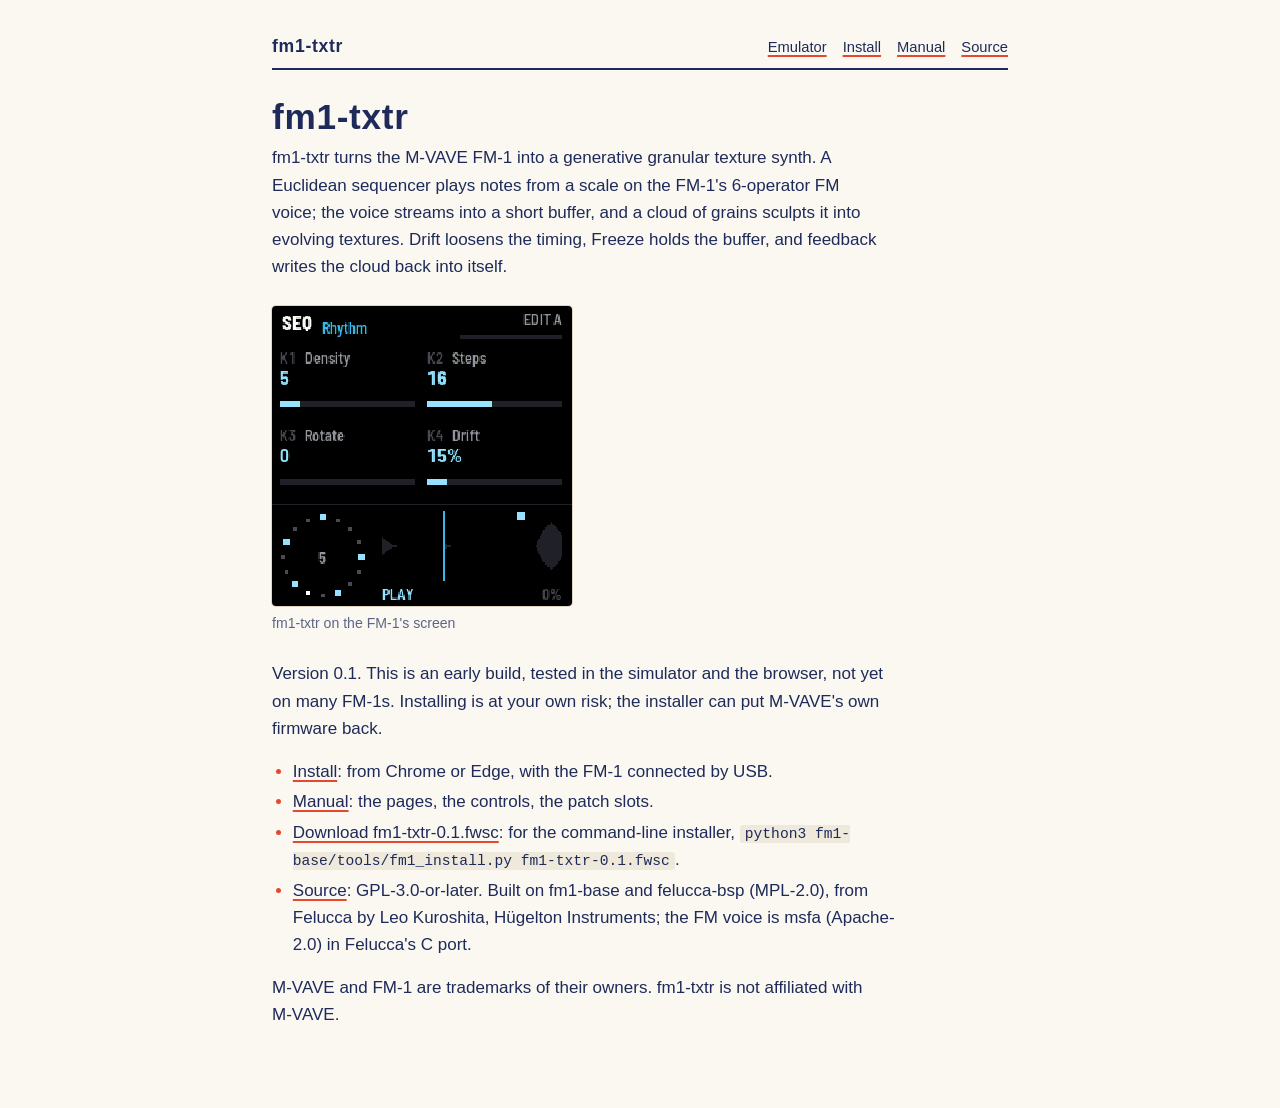
<file: index.html>
<!doctype html>
<html lang="en">
<head>
<meta charset="utf-8">
<meta name="viewport" content="width=device-width, initial-scale=1">
<title>fm1-txtr · a generative granular texture synth</title>
<meta name="description" content="fm1-txtr, a generative granular texture synth for fm1-txtr, a firmware for the M-VAVE FM-1.">
<style>
/* paper and ink: warm white paper, ink-blue type, vermilion for what is played, mustard for asides; a shade of the
   paper for code and callouts (CTL-1's; a firmware may restyle its site) */
:root {
  --paper: #fbf8f1; --sheet: #efe9dc; --rule: #ddd4c2; --ink: #1e2b5a; --muted: #5d6585;
  --hot: #e5482e; --hot-t: #f8d3c9; --cool: #d9a21b; --cool-t: #f5e4b8;
  --hot-ink: #c23a22;                                 /* the vermilion as text: 4.5:1 on the paper */
  color-scheme: light;
}
body {
  background: var(--paper); color: var(--ink); margin: 0;
  font: 400 17px/1.6 "Helvetica Neue", Helvetica, Arial, sans-serif;
  padding-inline: 16px; padding-block: 32px 64px;
}
main { max-width: 46rem; margin: 0 auto; }
.page > .site { max-width: 46rem; margin-inline: auto; }
main:focus { outline: none; }
h1, h2, h3 { font-family: inherit; text-wrap: balance; line-height: 1.2; }
h1 { font-size: 2.2rem; font-weight: 700; margin: 0 0 .4rem; letter-spacing: .02em; }
h2 { font-size: 1.3rem; font-weight: 700; margin: 3rem 0 .8rem; padding-top: .8rem; border-top: 2px solid var(--ink); }
h2 .num { color: var(--hot); margin-right: .5em; font-variant-numeric: tabular-nums; }
h3 { font-size: 1.1rem; font-weight: 700; margin: 2rem 0 .5rem; }
p, li { max-width: 65ch; }
p { margin: 0 0 1rem; }
ul, ol { padding-left: 1.3rem; margin: 0 0 1rem; }
li { margin: .2rem 0; }
li::marker { color: var(--hot); }
strong { font-weight: 700; }
a { color: var(--ink); text-decoration-color: var(--hot); text-decoration-thickness: 2px; text-underline-offset: 3px; }
a:hover { background: var(--hot-t); }
:focus-visible { outline: 3px solid var(--hot-ink); outline-offset: 2px; }
.skip { position: absolute; left: 16px; top: -100px; background: var(--ink); color: var(--paper); padding: 8px 14px; border-radius: 0 0 6px 6px; z-index: 1; }
.skip:focus { top: 0; }
code, pre { font-family: ui-monospace, Menlo, Consolas, monospace; font-size: .86em; }
code { background: var(--sheet); padding: .08em .35em; border-radius: 3px; }
pre { background: var(--sheet); border-radius: 6px; padding: 14px 16px; overflow-x: auto; line-height: 1.45; margin: 0 0 1.2rem; }
pre code { background: none; padding: 0; font-size: inherit; }
hr { display: none; }
.table { overflow-x: auto; margin: 0 0 1.3rem; }
table { border-collapse: collapse; width: 100%; font-size: .95rem; font-variant-numeric: tabular-nums; }
th, td { text-align: left; vertical-align: top; padding: .45rem .7rem .45rem 0; border-bottom: 1px solid var(--rule); }
th { font-weight: 700; text-transform: uppercase; letter-spacing: .06em; font-size: .78rem; color: var(--muted); border-bottom: 2px solid var(--ink); }
td:first-child { white-space: nowrap; }
.lede { margin-bottom: 1.6rem; }
.status { background: var(--sheet); border-radius: 6px; padding: 12px 16px; }
.status p { margin: 0; }
.site { display: flex; flex-wrap: wrap; align-items: baseline; gap: .3rem 1.2rem; margin: 0 0 1.6rem; padding-bottom: .5rem; border-bottom: 2px solid var(--ink); }
.site .home { font-size: 1.1rem; font-weight: 700; letter-spacing: .04em; color: var(--ink); text-decoration: none; }
.site .home:hover { color: var(--hot-ink); background: none; }
.site nav { margin-left: auto; display: flex; flex-wrap: wrap; gap: .2rem 1rem; font-size: .92rem; }
.site nav a { color: var(--ink); text-underline-offset: 3px; }
.site nav a[aria-current] { text-decoration: none; color: var(--hot-ink); }
a.home { color: inherit; text-decoration: none; }
a.home:hover { background: none; color: var(--hot-ink); }
main > a.home { display: inline-block; font-size: .9rem; letter-spacing: .08em; text-transform: uppercase; color: var(--muted); margin: 0 0 .4rem; }
.callout { border-left: 4px solid var(--cool); background: var(--cool-t); padding: 10px 16px; margin: 0 0 1.2rem; max-width: 65ch; border-radius: 0 6px 6px 0; }
.callout p { margin: 0; }
details { background: var(--sheet); border-radius: 6px; padding: 0 16px; margin: 0 0 1.2rem; }
details > summary { cursor: pointer; padding: 10px 0; }
details[open] > summary { margin-bottom: .4rem; }
details > :last-child { margin-bottom: 1rem; }
.swatch { display: inline-block; width: .7em; height: .7em; margin-right: .4em; vertical-align: .02em; }
nav.contents ol { columns: 2 14rem; column-gap: 2rem; padding-left: 1.3rem; }
.figs { display: flex; flex-wrap: wrap; gap: 20px; margin: .4rem 0 1.6rem; }
figure { margin: 0; flex: 0 1 auto; }
figure img { display: block; max-width: 100%; height: auto; }
figure.shot img { width: 300px; image-rendering: pixelated; border-radius: 4px; box-shadow: 0 0 0 1px var(--rule); }
figure.wide { flex-basis: 100%; }
figure.wide img { width: 100%; }
figcaption { color: var(--muted); font-size: .88rem; margin-top: .4rem; max-width: 300px; }
figure.wide figcaption { max-width: none; }
nav.contents li { break-inside: avoid; }
@media (prefers-reduced-motion: no-preference) { html { scroll-behavior: smooth; } }
</style>
</head>
<body>
<a class="skip" href="#content">Skip to content</a>
<div class="page">
<header class="site"><a class="home" href="./" aria-current="page">fm1-txtr</a><nav><a href="emu/">Emulator</a><a href="install/">Install</a><a href="manual/">Manual</a><a href="https://github.com/Jose-no/fm1-txtr">Source</a></nav></header>
<main id="content" tabindex="-1"><h1>fm1-txtr</h1>
<p class="lede">fm1-txtr turns the M-VAVE FM-1 into a generative granular texture synth. A Euclidean sequencer plays notes from a scale on the FM-1's 6-operator FM voice; the voice streams into a short buffer, and a cloud of grains sculpts it into evolving textures. Drift loosens the timing, Freeze holds the buffer, and feedback writes the cloud back into itself.</p>
<div class="figs"><figure class="shot"><img src="manual/img/screen-playing.png" alt="fm1-txtr playing: the SEQ page&#x27;s four parameters, the Euclidean ring, the buffer and its grains" loading="lazy"><figcaption>fm1-txtr on the FM-1's screen</figcaption></figure></div>
<p>Version 0.1. This is an early build, tested in the simulator and the browser, not yet on many FM-1s. Installing is at your own risk; the installer can put M-VAVE's own firmware back.</p>
<ul><li><a href="install/">Install</a>: from Chrome or Edge, with the FM-1 connected by USB.</li><li><a href="manual/">Manual</a>: the pages, the controls, the patch slots.</li><li><a href="firmware/fm1-txtr-0.1.fwsc">Download fm1-txtr-0.1.fwsc</a>: for the command-line installer, <code>python3 fm1-base/tools/fm1_install.py fm1-txtr-0.1.fwsc</code>.</li><li><a href="https://github.com/Jose-no/fm1-txtr">Source</a>: GPL-3.0-or-later. Built on fm1-base and felucca-bsp (MPL-2.0), from Felucca by Leo Kuroshita, Hügelton Instruments; the FM voice is msfa (Apache-2.0) in Felucca's C port.</li></ul>
<p>M-VAVE and FM-1 are trademarks of their owners. fm1-txtr is not affiliated with M-VAVE.</p>
</main>
</div>
</body>
</html>
</file>
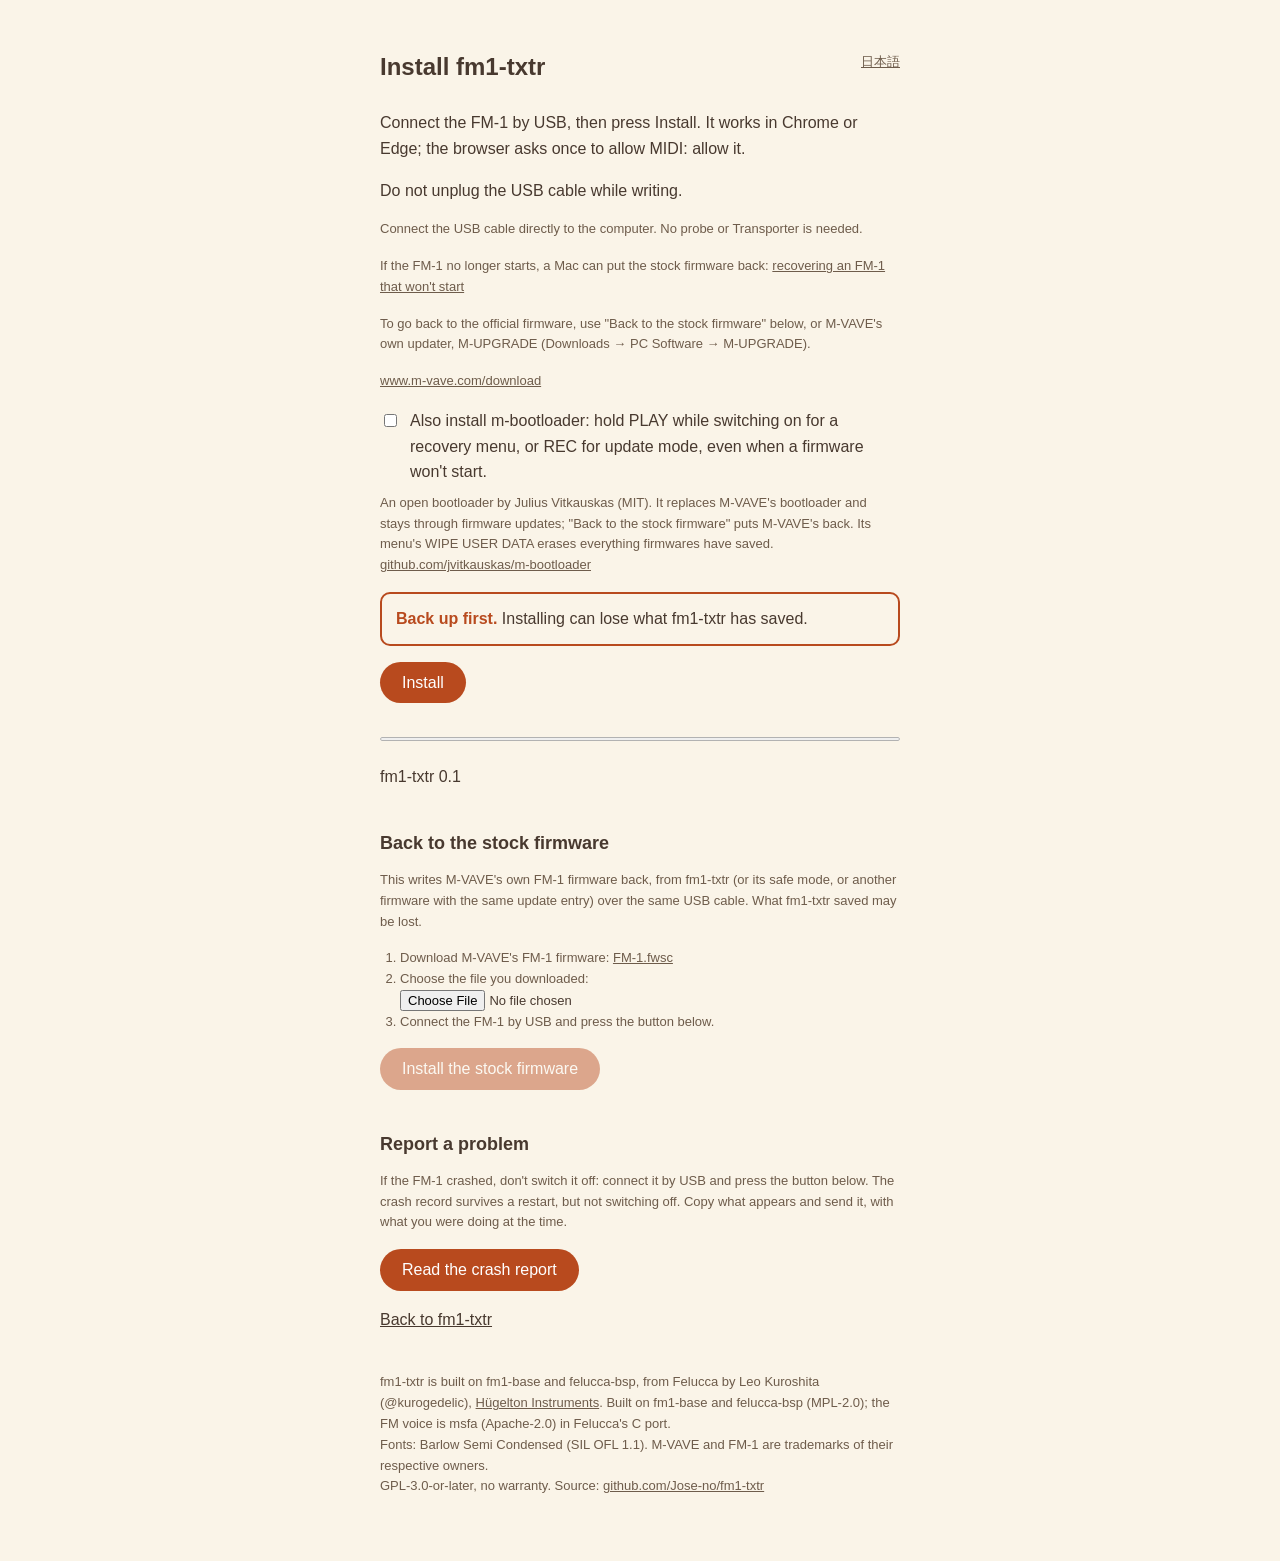
<file: install/index.html>
<!doctype html>
<!-- SPDX-License-Identifier: MPL-2.0
     Copyright (C) 2026 Charles Vestal
     Copyright (C) 2026 Leo Kuroshita (@kurogedelic), Hügelton Instruments
     A firmware's installer page: Felucca's (by way of X0X and FoMni-1), English first. tools/make_site.py fills in
     the firmware's name, source and credits ({{...}}) and inlines fm1pkg.js, fm1ota.js and the package's metadata. -->
<html lang="en">
<head>
<meta charset="utf-8">
<meta name="viewport" content="width=device-width, initial-scale=1">
<title>Install · fm1-txtr</title>
<style>
  /* light: the coral and the dim brown darkened just enough for 4.5:1 on the cream (and white on the coral) */
  :root { --bg: #faf4e8; --fg: #48392f; --dim: #6e5c4b; --accent: #b84a1e; --on-accent: #fff; --bad: #a3271b; --focus: #1f6fd1; }
  @media (prefers-color-scheme: dark) {
    :root:not([data-theme="light"]) { --bg: #1c1814; --fg: #f2e8d8; --dim: #b3a28e; --accent: #f28a5a; --on-accent: #2a140a; --bad: #ff8a73; --focus: #79adff; }
  }
  :root[data-theme="dark"] { --bg: #1c1814; --fg: #f2e8d8; --dim: #b3a28e; --accent: #f28a5a; --on-accent: #2a140a; --bad: #ff8a73; --focus: #79adff; }
  body { margin: 0; background: var(--bg); color: var(--fg);
         font: 16px/1.6 -apple-system, BlinkMacSystemFont, "Helvetica Neue", Arial, sans-serif; }
  main { max-width: 520px; margin: 0 auto; padding: 48px 16px 0; }
  footer { max-width: 520px; margin: 0 auto; padding: 24px 16px 48px; }
  h1 { font-size: 24px; font-weight: 600; margin: 0 0 24px; }
  .lang { float: right; font-size: 13px; color: var(--dim); cursor: pointer; text-decoration: underline; background: none; padding: 4px 0; }
  p { margin: 0 0 16px; }
  button { font: inherit; background: var(--accent); color: var(--on-accent); border: 0; border-radius: 999px; padding: 8px 22px; cursor: pointer; }
  button:disabled { opacity: .45; cursor: default; }
  :focus-visible { outline: 3px solid var(--focus); outline-offset: 2px; }
  a { color: inherit; }
  #alert { color: var(--bad); font-weight: 600; margin: 0; }
  #alert:empty { display: none; }
  .sr { position: absolute; width: 1px; height: 1px; overflow: hidden; clip: rect(0 0 0 0); white-space: nowrap; }
  #status { margin-top: 16px; min-height: 1.6em; }
  .small { color: var(--dim); font-size: 13px; }
  progress { width: 100%; height: 8px; margin-top: 16px; accent-color: var(--accent); }
  pre { color: var(--dim); font-size: 12px; white-space: pre-wrap; margin-top: 16px; }
  /* the log: its own scrolling box (an install is a few thousand lines), hidden until it has some */
  #log { max-height: 15em; overflow-y: auto; overscroll-behavior: contain; padding: 8px 10px; border-radius: 6px;
         border: 1px solid color-mix(in srgb, var(--dim) 35%, transparent); }
  #log:empty { display: none; }
  #portlist { list-style: none; padding: 0; }
  #portlist li { display: flex; gap: 10px; align-items: center; margin: 0 0 6px; }
  h2 { font-size: 18px; font-weight: 600; margin: 40px 0 12px; }
  ol { margin: 0 0 16px; padding-left: 20px; }
  textarea { width: 100%; box-sizing: border-box; font: 12px/1.4 ui-monospace, Menlo, monospace; color: var(--fg);
             background: transparent; border: 1px solid var(--dim); border-radius: 6px; padding: 8px; }
  input[type=file] { font: inherit; font-size: 13px; color: var(--fg); max-width: 100%; }
  .opt { display: flex; gap: 10px; align-items: flex-start; margin: 0 0 8px; }
  .opt input { margin-top: 6px; accent-color: var(--accent); }
  .backup { border: 2px solid var(--accent); border-radius: 10px; padding: 12px 14px; margin: 0 0 16px; }
  .backup strong { color: var(--accent); }
  dialog { max-width: 440px; border: 0; border-radius: 12px; padding: 24px; background: var(--bg); color: var(--fg);
           box-shadow: 0 8px 40px rgba(0, 0, 0, .35); }
  dialog::backdrop { background: rgba(0, 0, 0, .45); }
  dialog h2 { margin: 0 0 12px; }
  dialog .row { display: flex; gap: 12px; justify-content: flex-end; margin: 24px 0 0; }
  button.plain { background: none; color: var(--fg); border: 1px solid var(--dim); }
  @media (prefers-reduced-motion: reduce) { * { transition: none !important; animation: none !important; } }
</style>
</head>
<body>
<main>
  <button type="button" class="lang" id="lang" lang="ja">日本語</button>
  <h1>Install fm1-txtr</h1>
  <p data-t="intro">Connect the FM-1 by USB, then press Install. It works in Chrome or Edge; the browser asks once to allow MIDI: allow it.</p>
  <p data-t="warn">Do not unplug the USB cable while writing.</p>
  <p class="small" data-t="direct"></p>
  <p class="small"><span data-t="brick"></span>
    <a href="https://github.com/hugelton/felucca-bsp/tree/main/tools" data-t="bricklink">recovering an FM-1 that won't start</a></p>
  <p class="small" data-t="back"></p>
  <p class="small"><a href="https://www.m-vave.com/download" target="_blank" rel="noopener">www.m-vave.com/download<span class="sr" data-t="newtab"> (opens in a new tab)</span></a></p>
  <div id="mbootopt" hidden>
    <p class="opt"><input type="checkbox" id="mboot"><label for="mboot" data-t="mboot"></label></p>
    <p class="small"><span data-t="mbootwhy"></span>
      <a href="https://github.com/jvitkauskas/m-bootloader" target="_blank" rel="noopener">github.com/jvitkauskas/m-bootloader<span class="sr" data-t="newtab"> (opens in a new tab)</span></a></p>
  </div>
  <p class="backup"><strong data-t="bakh">Back up first.</strong> <span data-t="confirmbak"></span>
    <a class="baklink" href="../backup/" target="_blank" rel="noopener"><span data-t="backuplink"></span><span class="sr" data-t="newtab"> (opens in a new tab)</span></a></p>
  <p><button type="button" id="go" disabled data-t="install">Install</button></p>
  <label class="sr" for="bar" data-t="progress">Progress</label>
  <progress id="bar" max="100" value="0"></progress>
  <p id="status" role="status"></p>
  <p id="alert" role="alert"></p>
  <pre id="log"></pre>
  <div id="portpick" hidden>
    <h2 data-t="pickh">Is the FM-1 under another name?</h2>
    <p class="small" data-t="pickwhy"></p>
    <ul id="portlist" class="small"></ul>
    <p id="pickstatus" role="status"></p>
  </div>
  <h2 data-t="stockh">Back to the stock firmware</h2>
  <p class="small" data-t="stockwhy"></p>
  <ol class="small">
    <li><span data-t="stock1"></span> <a id="stocklink" href="https://yms-file-store.oss-cn-hongkong.aliyuncs.com/software/firmware/FM-1.fwsc">FM-1.fwsc</a></li>
    <li><label for="stockfile" data-t="stock2">Choose the file you downloaded:</label><br><input type="file" id="stockfile" accept=".fwsc"></li>
    <li data-t="stock3"></li>
  </ol>
  <p><button type="button" id="stockgo" disabled data-t="stockinstall">Install the stock firmware</button></p>
  <h2 data-t="reporth">Report a problem</h2>
  <p class="small" data-t="reportwhy"></p>
  <p><button type="button" id="reportgo" data-t="reportread">Read the crash report</button>
    <button type="button" id="reportcopy" hidden data-t="reportcopy">Copy</button></p>
  <p id="reportstatus" role="status"></p>
  <label class="sr" for="report" data-t="reportlabel">Crash report</label>
  <textarea id="report" readonly hidden rows="14"></textarea>
  <p><a href="../" data-t="manual">Back to fm1-txtr</a></p>
</main>
<dialog id="appask" aria-labelledby="appaskh">
  <form method="dialog">
    <h2 id="appaskh"></h2>
    <div id="appaskt"></div>
    <div class="row" id="appaskrow"></div>
  </form>
</dialog>
<dialog id="confirm" aria-labelledby="confirmh">
  <form method="dialog">
    <h2 id="confirmh" data-t="confirmh"></h2>
    <p class="backup"><strong data-t="bakh">Back up first.</strong> <span data-t="confirmbak"></span>
      <a class="baklink" href="../backup/" target="_blank" rel="noopener"><span data-t="backuplink"></span><span class="sr" data-t="newtab"> (opens in a new tab)</span></a></p>
    <p class="opt"><input type="checkbox" id="bakok"><label for="bakok" data-t="bakok"></label></p>
    <p data-t="confirm1"></p>
    <p id="confirmboot" data-t="confirmboot"></p>
    <div class="row"><button type="submit" class="plain" value="cancel" data-t="confirmcancel"></button>
      <button type="submit" id="confirmgo" value="go" disabled data-t="confirmgo"></button></div>
  </form>
</dialog>
<footer>
  <p class="small">fm1-txtr is built on fm1-base and felucca-bsp, from Felucca by Leo Kuroshita (@kurogedelic), <a href="https://hugelton.com" target="_blank" rel="noopener">Hügelton Instruments<span class="sr" data-t="newtab"> (opens in a new tab)</span></a>. Built on fm1-base and felucca-bsp (MPL-2.0); the FM voice is msfa (Apache-2.0) in Felucca's C port.<br>
    Fonts: Barlow Semi Condensed (SIL OFL 1.1). M-VAVE and FM-1 are trademarks of their respective owners.<br>
    <span data-t="license"></span> <a href="https://github.com/Jose-no/fm1-txtr" target="_blank" rel="noopener">github.com/Jose-no/fm1-txtr<span class="sr" data-t="newtab"> (opens in a new tab)</span></a></p>
</footer>
<script type="module">
// SPDX-License-Identifier: MPL-2.0
// Copyright (C) 2026 Charles Vestal
// Copyright (C) 2026 Leo Kuroshita (@kurogedelic), Hügelton Instruments
// Copyright (C) 2026 Chris Farrell (checkUfw: from fm-static, github.com/seajaysec/fm-static, MPL-2.0 by his permission, seajaysec/fm-static#1)
//
// FM-1 .fwsc packages in the browser: the package identity and the image the
// device reads during an update.

const BLOCKS = 20, BLK = 0x30, KEEP = 0x2F;

// the package identity ("FM-1_904"): one marker byte after each of the first 20 blocks
function productOf(fwsc) {
  if (fwsc.length < BLOCKS * BLK) throw new Error("not an FM-1 package (too short)");
  let s = "";
  for (let i = 0; i < BLOCKS; i++) {
    const m = fwsc[i * BLK + KEEP];
    if (m !== 0x7D) s += String.fromCharCode((m - i - 1) & 0xFF);
  }
  return s;
}

// the image the device addresses during an update: the .fwsc without the 20 marker bytes
function logicalImage(fwsc) {
  const out = new Uint8Array(fwsc.length - BLOCKS);
  for (let i = 0; i < BLOCKS; i++) out.set(fwsc.subarray(i * BLK, i * BLK + KEEP), i * KEEP);
  out.set(fwsc.subarray(BLOCKS * BLK), BLOCKS * KEEP);
  return out;
}

const T16 = new Uint16Array(256);
for (let i = 0; i < 256; i++) {
  let c = i << 8;
  for (let k = 0; k < 8; k++) c = c & 0x8000 ? (c << 1) ^ 0x1021 : c << 1;
  T16[i] = c & 0xFFFF;
}
const crc16 = (d) => { let c = 0; for (let i = 0; i < d.length; i++) c = ((c << 8) & 0xFFFF) ^ T16[((c >> 8) ^ d[i]) & 0xFF]; return c; };
const ufwDec = (b, n) => { for (let i = 0, k = 0xFFFF; i < n; i++) { b[i] ^= k & 0xFF; k = ((k << 1) ^ (k & 0x8000 ? 0x1021 : 0)) & 0xFFFF; } return b; };

// a damaged or wrong file, caught before anything is sent: the UFW header's CRC, its entry list's, and each part's
// (bsp/tools/fm1pkg.py ufw() writes them). Throws an Error saying which; returns nothing when all match
function checkUfw(image) {
  const rd16 = (b, o) => b[o] | (b[o + 1] << 8);
  const rd32 = (b, o) => (b[o] | (b[o + 1] << 8) | (b[o + 2] << 16) | (b[o + 3] << 24)) >>> 0;
  if (image.length < 0x40) throw new Error("not an FM-1 package (too short)");
  const h = ufwDec(image.slice(0, 0x40), 0x40);
  if (crc16(h.subarray(2, 0x40)) !== rd16(h, 0)) throw new Error("not an FM-1 package (header checksum)");
  const n = rd16(h, 8), end = 0x40 + n * 0x50;
  if (!n || end > image.length || crc16(image.subarray(0x40, end)) !== rd16(h, 2)) throw new Error("the package's list of parts is damaged");
  for (let i = 0; i < n; i++) {
    const e = ufwDec(image.slice(0x40 + i * 0x50, 0x90 + i * 0x50), 0x50);
    const off = rd32(e, 8), len = rd32(e, 12);
    if (off + len > image.length || crc16(image.subarray(off, off + len)) !== rd16(e, 4))
      throw new Error(`the package is damaged (part ${rd16(e, 0)} checksum)`);
  }
}

// the UFW entries of a logical image, by type (0 flash.bin, 100 ota.bin): {off, len}. The header and the
// entry list are ciphered with key 0xFFFF (felucca-bsp chip/ota.c ota_jl_enc); the CRCs are not checked here
function ufwEntries(image) {
  const dec = (off, n) => ufwDec(image.slice(off, off + n), n);
  const rd16 = (b, o) => b[o] | (b[o + 1] << 8);
  const rd32 = (b, o) => (b[o] | (b[o + 1] << 8) | (b[o + 2] << 16) | (b[o + 3] << 24)) >>> 0;
  const out = {};
  const n = Math.min(rd16(dec(0, 0x40), 8), 11);
  for (let i = 0; i < n; i++) {
    const e = dec(0x40 + i * 0x50, 0x50);
    out[rd16(e, 0)] = { off: rd32(e, 8), len: rd32(e, 12) };
  }
  return out;
}

// SPDX-License-Identifier: MPL-2.0
// Copyright (C) 2026 Charles Vestal
// Copyright (C) 2026 Leo Kuroshita (@kurogedelic), Hügelton Instruments
// Copyright (C) 2026 Chris Farrell (finding the FM-1 under any port name, M-VAVE's Open firmware's identities, resume's
//   return check: from fm-static, github.com/seajaysec/fm-static, by his permission under MPL-2.0:
//   seajaysec/fm-static#1)
//
// The FM-1 USB-MIDI update protocol (M-UPGRADE compatible) over WebMIDI.
// Step 1: the running firmware reads parts of the package and stages the update
// loader. Step 2: the loader reads the whole image and writes it. In both steps
// the device sends cmd 0x30 read requests on the logical image and we answer.

const HS_QUERY = [0xF0, 0x00, 0x32, 0x45, 0x00, 0x00, 0x00, 0x40, 0x7F, 0xF7];
const UPGRADE = [0xF0, 0x22, 0x24, 0x35, 0x7F, 0xF7];
const MAXDATA = 512;
const sleep = (ms) => new Promise((r) => setTimeout(r, ms));
const IS_OTA = (id) => /^ota-/i.test(id.model);

// M-VAVE's FM1 Open firmware (V10, 2026-10): its updater takes only a package it has been told about
// first (cmd 49 reads its state, cmd 50 arms it with the image length and the package's SHA-256); then
// the update runs as usual. Only M-VAVE's own FM-1 firmware is installed over it: its loader rewrites the
// whole flash, boot head included, which returns the FM-1 to stock.
const OPEN_RE = /^FM1_(OFFICIAL_OPEN|COMMUNITY_\d+)$/;
// M-VAVE's own Open firmware reports "FM-1_80000" and two digits (V14: FM-1_8000014; M-VAVE's Workbench treats it as
// open too); its update loader names itself "ota-FM1C_" and a build id in hex, not digits
const MVAVE_OPEN_RE = /^FM-1_80000\d\d$/;
const OPEN_LOADER_RE = /^ota-FM1C_[0-9a-f]+$/;
// port names asked without being picked (any case, part of the name): any other port only once the page allows it
// (allow), or when it appears during an update (see watch). "FM1": the Open firmware's "FM1 Community"
const PORT_NAMES = ["fm-1", "fm1", "felucca", "ota", "composite", "sinco", "usb-midi"];
// M-VAVE's FM-1 firmware, any version: "FM-1_0" and two digits ("FM-1_016"; fm1-base's dev builds are
// "FM-1_x00", its releases longer; m-bootloader's installer is FM-1_099). Whether a package is safe to write is the device's to check
// (felucca-bsp chip/ota.c: a well-made writer, a bootable boot area), not a list of known files
const IS_STOCK = (product) => /^FM-1_0\d\d$/.test(product) && product !== "FM-1_099";

// errors carry a code the pages translate: notfound, model, stopped, noloader, lost, noreturn,
// mismatch (detail: the identity the device reports), badreq
function fail(code, msg, detail = "") { const e = new Error(msg); e.code = code; e.detail = detail; return e; }

function pack7(data) {
  const out = []; let acc = 0, nb = 0;
  for (const b of data) {
    acc |= b << nb; nb += 8;
    while (nb >= 7) { out.push(acc & 0x7F); acc >>>= 7; nb -= 7; }
  }
  if (nb) out.push(acc & 0x7F);
  return out;
}

function unpack7(s) {
  const out = []; let acc = 0, nb = 0;
  for (const b of s) {
    acc |= (b & 0x7F) << nb; nb += 7;
    while (nb >= 8) { out.push(acc & 0xFF); acc >>>= 8; nb -= 8; }
  }
  return out;
}

function response(addr, data, fl = 0) {
  const len = data.length;
  const body = [0x00, 0x59, 0x30, (len + 8) & 0xFF, ((len + 8) >> 8) & 0xFF, 0, fl,
    addr & 0xFF, (addr >>> 8) & 0xFF, (addr >>> 16) & 0xFF, (addr >>> 24) & 0xFF,
    len & 0xFF, (len >> 8) & 0xFF, 0, ...data];
  let s = 0;
  for (let i = 6; i < body.length; i++) s += body[i];
  body.push(~s & 0xFF);
  return [0xF0, ...pack7(body), 0xF7];
}

function parseRequest(pkt) {
  if (pkt[0] !== 0xF0 || pkt[pkt.length - 1] !== 0xF7) return null;
  const u = unpack7(pkt.slice(1, -1));
  if (u.length !== 15 || u[0] !== 0 || u[1] !== 0x59 || u[2] !== 0x30) return null;
  let s = 0;
  for (let i = 6; i < 14; i++) s += u[i];
  if ((~s & 0xFF) !== u[14]) return null;
  return { fl: u[6], addr: (u[7] | (u[8] << 8) | (u[9] << 16) | (u[10] << 24)) >>> 0, len: u[11] | (u[12] << 8) | (u[13] << 16) };
}

function parseIdentity(pkt) {
  const d = unpack7(pkt.slice(1, -1));
  if (d.length !== 34 || d[0] !== 0 || d[1] !== 0x59 || d[2] !== 0x11) return null;
  const txt = String.fromCharCode(...d.slice(6, 33)).replace(/\0+$/, "");
  if (OPEN_RE.test(txt)) return { text: txt, model: "FM-1", version: 0, open: true };
  if (OPEN_LOADER_RE.test(txt)) return { text: txt, model: "ota-FM1C", version: 0, open: true };
  const m = /^([^_]+)_(\d+)$/.exec(txt);
  if (!m) return null;
  return { text: txt, model: m[1], version: parseInt(m[2], 10), ...(MVAVE_OPEN_RE.test(txt) ? { open: true } : {}) };
}

// one MIDI in/out pair with a SysEx queue
class Link {
  constructor(input, output) {
    this.input = input; this.output = output; this.q = []; this.waiter = null;
    input.onmidimessage = (ev) => {
      if (ev.data[0] !== 0xF0) return;
      this.q.push(Array.from(ev.data));
      if (this.waiter) { const w = this.waiter; this.waiter = null; w(); }
    };
  }
  get lost() { return this.input.state === "disconnected" || this.output.state === "disconnected"; }
  // false when the port is gone (unplugged): WebMIDI throws on a disconnected output
  send(bytes) {
    try { this.output.send(bytes); return true; } catch (_) { return false; }
  }
  drain() { this.q.length = 0; }
  async read(ms) {
    if (!this.q.length) {
      let tm;
      await Promise.race([new Promise((r) => { this.waiter = r; }), new Promise((r) => { tm = setTimeout(r, ms); })]);
      clearTimeout(tm);
      this.waiter = null;
    }
    return this.q.shift() || null;
  }
  close() { this.input.onmidimessage = null; }
}

async function handshake(link, tries = 3) {
  link.drain();
  for (let t = 0; t < tries; t++) {
    if (!link.send(HS_QUERY)) return null;
    const end = Date.now() + 1000;
    while (Date.now() < end) {
      const p = await link.read(end - Date.now());
      if (!p) break;
      const id = parseIdentity(p);
      if (id) return id;
    }
  }
  return null;
}

function frame(cmd, payload = []) {
  let s = 0;
  for (const b of payload) s += b;
  return [0xF0, ...pack7([0x00, 0x59, cmd, payload.length & 0xFF, payload.length >> 8, 0, ...payload, ~s & 0xFF]), 0xF7];
}

// send a command -> the payload of its reply, or null
async function query(link, cmd, payload = []) {
  link.drain();
  if (!link.send(frame(cmd, payload))) return null;
  const end = Date.now() + 1500;
  while (Date.now() < end) {
    const p = await link.read(end - Date.now());
    if (!p) break;
    if (p[0] !== 0xF0 || p[p.length - 1] !== 0xF7) continue;
    const u = unpack7(p.slice(1, -1));
    if (u.length < 7 || u[0] !== 0 || u[1] !== 0x59 || u[2] !== cmd) continue;
    let s = 0;
    for (let i = 6; i < u.length; i++) s += u[i];
    if ((s & 0xFF) === 0xFF) return u.slice(6, 6 + (u[3] | (u[4] << 8)));
  }
  return null;
}

class Updater {
  constructor(access, log) {
    this.access = access;
    this.log = log || (() => {});
    this.names = PORT_NAMES.slice();        // the usual names (setNames adds the user's own)
    this.allowed = new Set();               // ports the user picked although their names are none of the usual ones
    this.baseline = null;                   // the ports when an update started (watch)
  }

  setNames(list) { this.names = [...PORT_NAMES, ...list.map((x) => String(x).trim().toLowerCase()).filter(Boolean)]; }
  allow(name) { this.allowed.add(name); }
  usual(name) { const n = (name || "").toLowerCase(); return this.names.some((p) => n.includes(p)); }

  // the port names now: an FM-1 restarting into its update loader and back can come back under another name (the loader
  // has another USB id, and macOS names a port from its own cache, by USB id and socket). Until unwatch(), a port that
  // was not there now is asked too
  watch() { this.baseline = new Set([...this.access.inputs.values()].filter((i) => i.state !== "disconnected").map((i) => i.name || "")); }
  unwatch() { this.baseline = null; }

  // the port names that have an input and an output, whatever they are called (for a list to pick from)
  ports() {
    const live = (m) => [...m.values()].filter((p) => p.state !== "disconnected").map((p) => p.name || "");
    const outs = new Set(live(this.access.outputs));
    return [...new Set(live(this.access.inputs))].filter((n) => outs.has(n));
  }

  // never probe other gear: a usual name, a port the user allowed, or one that appeared during an update
  askable(name) { return this.usual(name) || this.allowed.has(name) || (!!this.baseline && !this.baseline.has(name || "")); }

  // ask one port who it is (allowing it): -> its identity, or null
  async probe(name) {
    this.allow(name);
    const dev = await this.find(null, name);
    if (!dev) return null;
    dev.link.close();
    return dev.id;
  }

  // every in/out pair with the same port name that answers the handshake (only: the port called only)
  async find(filter, only) {
    const outs = [...this.access.outputs.values()];
    for (const input of this.access.inputs.values()) {
      if (input.state === "disconnected") continue;
      if (only != null ? input.name !== only : !this.askable(input.name)) continue;
      const output = outs.find((o) => o.name === input.name) || (outs.length === 1 ? outs[0] : null);
      if (!output) continue;
      try { await input.open(); await output.open(); } catch (_) { continue; }
      const link = new Link(input, output);
      const id = await handshake(link, 2);
      if (id && (!filter || filter(id))) return { link, id, name: input.name };
      link.close();
    }
    return null;
  }

  async waitFor(filter, ms) {
    const end = Date.now() + ms;
    while (Date.now() < end) {
      const dev = await this.find(filter);
      if (dev) return dev;
      await sleep(1000);
    }
    return null;
  }

  // serve read requests until the device asks for one of the finish addresses; stops early
  // when the port disappears (lost: true) instead of waiting out idleMs
  async serve(link, image, finishAddr, idleMs, onProgress) {
    let served = 0, bytes = 0, last = Date.now();
    for (;;) {
      const pkt = await link.read(1000);
      if (!pkt) {
        if (link.lost) return { served, finished: false, lost: true };
        if (Date.now() - last > idleMs) return { served, finished: false };
        continue;
      }
      const r = parseRequest(pkt);
      if (!r) continue;
      last = Date.now();
      if (r.addr === 0xE0000000 || r.addr === 0xF0000000) {
        link.send(response(r.addr, [...new TextEncoder().encode("success"), 0]));
        if (r.addr === finishAddr) return { served, finished: true };
        continue;
      }
      if (r.len > MAXDATA || r.addr + r.len > image.length) throw fail("badreq", `bad request ${r.addr.toString(16)}+${r.len}`);
      await sleep(10);
      if (!link.send(response(r.addr, Array.from(image.subarray(r.addr, r.addr + r.len)), r.fl))) {
        return { served, finished: false, lost: true };
      }
      served++;
      bytes += r.len;
      if (onProgress) onProgress(served, bytes);
    }
  }

  // full install: running firmware -> loader -> new firmware
  async install(image, product, onStep, sha256) {
    const step = onStep || (() => {});
    const dev = await this.find((id) => !IS_OTA(id));
    if (!dev) throw fail("notfound", "FM-1 not found (USB cable, and no other app using it?)");
    const [model] = product.split("_");
    if (dev.id.model !== model) { dev.link.close(); throw fail("model", `the device is ${dev.id.text}, the package is for ${product}`); }
    if (dev.id.open) await this.arm(dev, image, product, sha256);
    try { return await this.stages(dev, image, product, step); } finally { this.unwatch(); }
  }

  async stages(dev, image, product, step) {
    this.watch();
    step("start", dev.id.text);
    dev.link.send(UPGRADE);
    await sleep(2000);
    const s1 = await this.serve(dev.link, image, 0xE0000000, 8000, (n, b) => step("verify", n, b));
    dev.link.close();
    if (!s1.finished) throw fail(s1.lost ? "lost" : "stopped", `the device ${s1.lost ? "was disconnected" : "stopped"} after ${s1.served} requests: nothing was written`);
    step("loader");
    await sleep(3000);
    const ota = await this.waitFor(IS_OTA, 30000);
    if (!ota) throw fail("noloader", "the update loader did not appear. Replug the USB cable and press Install again: the device stays in update mode until it is finished.");
    const s2 = await this.write(ota, image, step);
    if (!s2.finished) throw fail(s2.lost ? "lost" : "stopped", `the loader ${s2.lost ? "was disconnected" : "stopped"} after ${s2.served} requests. Replug and press Install again to resume.`);
    step("reboot");
    await sleep(3000);
    const back = await this.waitFor((id) => !IS_OTA(id), 40000);
    if (!back) throw fail("noreturn", "the device did not come back: power-cycle it");
    back.link.close();
    if (back.id.text !== product) throw fail("mismatch", `installed, but the device reports ${back.id.text}`, back.id.text);
    step("done", back.id.text);
    return back.id.text;
  }

  // m-bootloader (github.com/jvitkauskas/m-bootloader, MIT) after an install: the running firmware (product)
  // stages the package's installer (no flash.bin: any well-made writer, felucca-bsp chip/ota.c) and resets; the bootloader
  // runs it, it rewrites the boot area [0, 0x4000) only and restarts into the firmware. It never talks to us:
  // we wait for the firmware to come back. A firmware that does not know it refuses it, and nothing is written.
  async installBoot(image, product, onStep) {
    this.watch();
    try { return await this.bootStages(image, product, onStep || (() => {})); } finally { this.unwatch(); }
  }

  async bootStages(image, product, step) {
    const dev = await this.waitFor((id) => !IS_OTA(id) && id.text === product, 40000);
    if (!dev) throw fail("noreturn", "the device did not come back: power-cycle it");
    step("bootstart");
    dev.link.send(UPGRADE);
    await sleep(2000);
    const s = await this.serve(dev.link, image, 0xE0000000, 8000);
    dev.link.close();
    if (!s.finished) throw fail(s.lost ? "lost" : "bootrefused", `m-bootloader: the device stopped after ${s.served} requests: nothing was written`);
    step("bootwrite");
    await sleep(3000);
    const back = await this.waitFor((id) => !IS_OTA(id), 40000);
    if (!back) throw fail("noreturn", "the device did not come back: power-cycle it");
    back.link.close();
    step("bootdone", back.id.text);
    return back.id.text;
  }

  // M-VAVE's Open firmware: allow the update of M-VAVE's own firmware (sha256: the package file's, hex)
  async arm(dev, image, product, sha256) {
    if (!IS_STOCK(product) || !/^[0-9a-f]{64}$/.test(sha256 || "")) {
      dev.link.close();
      throw fail("open", `This FM-1 runs M-VAVE's ${dev.id.text} firmware. Put the stock firmware back first ("Back to the stock firmware"), then install this.`, dev.id.text);
    }
    const cap = await query(dev.link, 49);
    if (!cap || cap.length !== 47 || String.fromCharCode(...cap.slice(0, 4)) !== "FMC1" || cap[6] !== 0) {
      dev.link.close();
      throw fail("stopped", `${dev.id.text} did not accept the update: nothing was written`);
    }
    const n = image.length;
    const tag = sha256.match(/../g).map((h) => parseInt(h, 16));
    const ack = await query(dev.link, 50, [1, cap[5], n & 0xFF, (n >>> 8) & 0xFF, (n >>> 16) & 0xFF, (n >>> 24) & 0xFF, ...tag]);
    if (!ack || ack.length !== 1 || ack[0] !== 0) {
      dev.link.close();
      throw fail("stopped", `${dev.id.text} refused the package: nothing was written`);
    }
  }

  // step 2 with the loader found by find()/waitFor()
  async write(ota, image, step) {
    ota.link.send(UPGRADE);
    await sleep(2000);
    const s2 = await this.serve(ota.link, image, 0xF0000000, 180000, (n, b) => step("write", n, b));
    ota.link.close();
    return s2;
  }

  // resume: the device is already in update mode (loader) -> true when the write finished. With the product, the
  // FM-1 has to come back running it (as at the end of install)
  async resume(image, onStep, product) {
    const step = onStep || (() => {});
    const ota = await this.find(IS_OTA);
    if (!ota) return false;
    this.watch();
    try {
      if (!(await this.write(ota, image, step)).finished) return false;
      if (product) {
        step("reboot");
        await sleep(3000);
        const back = await this.waitFor((id) => !IS_OTA(id), 40000);
        if (!back) throw fail("noreturn", "the device did not come back: power-cycle it");
        back.link.close();
        if (back.id.text !== product) throw fail("mismatch", `written, but the device reports ${back.id.text}`, back.id.text);
        step("done", back.id.text);
      }
      return true;
    } finally { this.unwatch(); }
  }
}

const $ = (id) => document.getElementById(id);
const TEXT = {
  ja: {
    intro: "FM-1 を USB で接続し、「インストール」を押してください。Chrome か Edge で使えます。ブラウザが MIDI の使用許可を一度求めるので、許可してください。",
    newtab: "（新しいタブで開きます）", progress: "進行状況", pct: " {n}%",
    warn: "書き込み中は USB を抜かないでください。",
    install: "インストール", other: "English",
    manual: "fm1-txtr のページへ",
    direct: "USB ケーブルはパソコンに直接つないでください。Probe や Transporter などの機材は不要です。",
    brick: "万一 FM-1 が起動しなくなった場合は、Mac から標準ファームウェアに戻せます:",
    bricklink: "起動しない FM-1 の復旧（英語）",
    back: "公式ファームウェアに戻すには、このページ下の「純正ファームウェアに戻す」か、M-VAVE 公式のアップデーター M-UPGRADE（Downloads → PC Software → M-UPGRADE）を使います。",
    stockh: "純正ファームウェアに戻す",
    stockwhy: "M-VAVE の FM-1 ファームウェアを、fm1-txtr（またはそのセーフモード）から同じ USB ケーブルで書き込みます。fm1-txtr で保存したものは消えることがあります。",
    stock1: "M-VAVE の FM-1 ファームウェアをダウンロード:",
    stock2: "ダウンロードしたファイルを選ぶ:",
    stock3: "FM-1 を USB で接続し、下のボタンを押す。",
    stockinstall: "純正ファームウェアを書き込む",
    stockok: "M-VAVE の FM-1 ファームウェアです。ボタンを押してください。",
    stockbad: "これは M-VAVE の FM-1 ファームウェアのファイルではありません。上のリンクのファイルを選んでください。",
    stockdone: "完了。FM-1 は純正ファームウェアで起動しました。",
    nomidi: "このブラウザでは使えません。Chrome か Edge で開いてください。", loadfail: "読み込めませんでした: ",
    start: "開始します", verify: "確認中", loader: "書き込みモードに切り替え中", write: "書き込み中",
    reboot: "再起動中", done: "完了しました", stopped: "途中で止まりました。USB を挿し直してもう一度押してください。",
    error: "エラー: ",
    denied: "MIDI（SysEx）の使用が許可されませんでした。アドレスバーのサイト設定で MIDI を許可して、もう一度押してください。",
    notfound: "FM-1 が見つかりません。USB ケーブル（データ通信用か）を確かめ、MIDI を使う他のアプリやブラウザのタブ（別のファームウェアのインストーラーやエディター）を閉じてから、もう一度押してください。別のファームウェアからは、そのまま起動した状態で構いません（アップデートモードは不要です）。",
    model: "接続されている機器は FM-1 ではありません。",
    lost: "USB の接続が切れました。挿し直してもう一度押してください。",
    noloader: "書き込みモードの FM-1 が見つかりません。USB を挿し直してもう一度押してください（終わるまで書き込みモードのままです）。",
    noreturn: "FM-1 が戻ってきません。電源を入れ直してください。",
    mismatch: "書き込みは終わりましたが、FM-1 が別のバージョンを報告しています: ",
    badpkg: "インストールするファイルが壊れています。ページを再読み込みしてください。",
    leave: "書き込み中です。ページを閉じないでください。",
    license: "GPL-3.0-or-later、無保証。ソース:",
    reporth: "不具合を報告する",
    reportwhy: "FM-1 がクラッシュしたら、電源を切らずに USB で接続し、下のボタンを押してください。クラッシュの記録は再起動では残りますが、電源を切ると消えます。表示された内容をコピーして、何をしていたかと一緒に送ってください。",
    reportread: "クラッシュの記録を読む", reportcopy: "コピー", reportlabel: "クラッシュの記録",
    reportwait: "読み込み中…", reportnone: "応答がありません。FM-1 が fm1-txtr を実行しているか確かめてください。",
    reportok: "読み込みました。コピーして送ってください。", reportcopied: "コピーしました。",
    mboot: "m-bootloader も書き込む: 電源を入れるときに PLAY を押したままでリカバリーメニュー、REC でアップデートモード。ファームウェアが起動しないときにも使えます。",
    mbootwhy: "Julius Vitkauskas によるオープンなブートローダー（MIT）。M-VAVE のブートローダーと置き換わり、ファームウェアを更新しても残ります。「純正ファームウェアに戻す」で M-VAVE のものに戻ります。メニューの WIPE USER DATA は、ファームウェアが保存したものをすべて消去します。",
    confirmh: "インストールの前に",
    confirm1: "書き込み中、FM-1 の画面には UPDATING と進み具合が出るか、暗いままになります。このページに「完了しました」と出るまで、USB ケーブルを抜いたり電源を切ったりしないでください。数分かかることがあります。",
    confirmboot: "ファームウェアの後に m-bootloader を書き込みます。FM-1 はその間にもう一度再起動します。",
    bakh: "先にバックアップを。", confirmbak: "書き込みで fm1-txtr に保存したものが消えることがあります。",
    bakok: "バックアップを取った（または残したいものはない）",
    backuplink: "fm1-txtr をバックアップする", confirmgo: "書き込む", confirmcancel: "キャンセル",
    bootstart: "m-bootloader を書き込み中", bootwrite: "m-bootloader を書き込み中。FM-1 は自動で再起動します",
    bootdone: "完了しました（m-bootloader 付き）",
    bootrefused: "fm1-txtr はインストールされましたが、m-bootloader は書き込めませんでした。ほかは何も変わっていません。",
    stockdamaged: "このファイルは壊れています。もう一度ダウンロードしてください。",
    pickh: "FM-1 が別の名前になっていませんか？",
    pickwhy: "パソコンが FM-1 のポートを別の機器の名前で表示することがあります（Mac は USB の差し込み口ごとに名前を覚えます）。このページが自動で問い合わせるのは、FM-1 によくある名前のポートだけです。下の一覧にお使いの FM-1 があれば、「試す」を押してください。",
    tryport: "試す", pickwait: "問い合わせ中…", pickempty: "ほかの MIDI ポートはありません。",
    picknone: "{port} からは FM-1 の応答がありません。",
    pickok: "{port} で {id} が見つかりました。このブラウザが覚えておきます。もう一度押してください。",
  },
  en: {
    intro: "Connect the FM-1 by USB, then press Install. It works in Chrome or Edge; the browser asks once to allow MIDI: allow it.",
    newtab: " (opens in a new tab)", progress: "Progress", pct: ", {n} percent",
    warn: "Do not unplug the USB cable while writing.",
    install: "Install", other: "日本語",
    manual: "Back to fm1-txtr",
    direct: "Connect the USB cable directly to the computer. No probe or Transporter is needed.",
    brick: "If the FM-1 no longer starts, a Mac can put the stock firmware back:",
    bricklink: "recovering an FM-1 that won't start",
    back: "To go back to the official firmware, use \"Back to the stock firmware\" below, or M-VAVE's own updater, M-UPGRADE (Downloads → PC Software → M-UPGRADE).",
    stockh: "Back to the stock firmware",
    stockwhy: "This writes M-VAVE's own FM-1 firmware back, from fm1-txtr (or its safe mode, or another firmware with the same update entry) over the same USB cable. What fm1-txtr saved may be lost.",
    stock1: "Download M-VAVE's FM-1 firmware:",
    stock2: "Choose the file you downloaded:",
    stock3: "Connect the FM-1 by USB and press the button below.",
    stockinstall: "Install the stock firmware",
    stockok: "That is M-VAVE's FM-1 firmware. Press the button to install it.",
    stockbad: "That is not M-VAVE's FM-1 firmware. Choose the file from the link above.",
    stockdone: "Done. The FM-1 has restarted with its original firmware.",
    nomidi: "This browser cannot do it. Open the page in Chrome or Edge.", loadfail: "Could not load: ",
    start: "Starting", verify: "Verifying", loader: "Switching to update mode", write: "Writing",
    reboot: "Restarting", done: "Done", stopped: "Stopped. Replug the USB cable and press Install again.",
    error: "Error: ",
    denied: "MIDI (SysEx) access was not allowed. Allow MIDI in the site settings (address bar) and press Install again.",
    notfound: "FM-1 not found. Check the USB cable (a data cable), close other apps and browser tabs that use MIDI (another firmware's installer or editor), and press Install again. Coming from another firmware, leave it running as it is: no update mode is needed.",
    model: "The connected device is not an FM-1.",
    lost: "The USB connection was lost. Replug it and press Install again.",
    noloader: "The FM-1 in update mode was not found. Replug the USB cable and press Install again (it stays in update mode until it is finished).",
    noreturn: "The FM-1 did not come back. Power-cycle it.",
    mismatch: "Written, but the FM-1 reports another version: ",
    badpkg: "The file to install is damaged. Reload the page.",
    leave: "Writing. Do not close the page.",
    license: "GPL-3.0-or-later, no warranty. Source:",
    reporth: "Report a problem",
    reportwhy: "If the FM-1 crashed, don't switch it off: connect it by USB and press the button below. The crash record survives a restart, but not switching off. Copy what appears and send it, with what you were doing at the time.",
    reportread: "Read the crash report", reportcopy: "Copy", reportlabel: "Crash report",
    reportwait: "Reading…", reportnone: "No answer. Check that the FM-1 is running fm1-txtr.",
    reportok: "Read. Copy it and send it.", reportcopied: "Copied.",
    mboot: "Also install m-bootloader: hold PLAY while switching on for a recovery menu, or REC for update mode, even when a firmware won't start.",
    mbootwhy: "An open bootloader by Julius Vitkauskas (MIT). It replaces M-VAVE's bootloader and stays through firmware updates; \"Back to the stock firmware\" puts M-VAVE's back. Its menu's WIPE USER DATA erases everything firmwares have saved.",
    confirmh: "Before you install",
    confirm1: "While it is written, the FM-1's screen shows UPDATING and a bar, or stays dark. Don't unplug the USB cable or switch the FM-1 off until this page says Done. It can take several minutes.",
    confirmboot: "m-bootloader is written after the firmware: the FM-1 restarts once more for it.",
    bakh: "Back up first.", confirmbak: "Installing can lose what fm1-txtr has saved.",
    bakok: "I've backed up, or have nothing to keep.",
    backuplink: "Back up fm1-txtr", confirmgo: "Install", confirmcancel: "Cancel",
    bootstart: "Installing m-bootloader", bootwrite: "Installing m-bootloader: the FM-1 restarts by itself",
    bootdone: "Done, with m-bootloader",
    bootrefused: "fm1-txtr is installed, but m-bootloader could not be: nothing else was changed.",
    stockdamaged: "That file is damaged. Download it again.",
    pickh: "Is the FM-1 under another name?",
    pickwhy: "A computer can show an FM-1's port under another device's name (a Mac remembers names by USB socket). This page asks only the ports with an FM-1's usual names by itself. If your FM-1 is in this list, press Try on it.",
    tryport: "Try", pickwait: "Asking…", pickempty: "No other MIDI ports.",
    picknone: "No FM-1 answered on {port}.",
    pickok: "Found {id} on {port}. This browser remembers it. Press the button again.",
  },
};
let lang = "en";                                 /* English first; 日本語 is a click away */
const t = (k) => TEXT[lang][k];
/* what happens goes to two regions: #status (polite) the steps and the progress, #alert a failure */
const FAILS = new Set(["nomidi", "loadfail", "stopped", "error", "denied", "notfound", "model", "lost", "noloader",
                       "noreturn", "mismatch", "badpkg", "stockbad", "bootrefused"]);
let lastKey = null, lastArg = "", lastPct = null;
const textOf = (k, arg, pct) => t(k) + arg + (pct == null ? "" : t("pct").replace("{n}", pct));
function show() {
  if (!lastKey) return;
  const txt = textOf(lastKey, lastArg, lastPct);
  if (FAILS.has(lastKey)) { $("status").textContent = ""; $("alert").textContent = txt; }
  else { $("alert").textContent = ""; $("status").textContent = txt; }
}
function applyLang() {
  document.documentElement.lang = lang;
  document.querySelectorAll("[data-t]").forEach((e) => { e.textContent = t(e.dataset.t); });
  document.querySelectorAll("[data-t-label]").forEach((e) => { e.setAttribute("aria-label", t(e.dataset.tLabel)); });
  $("lang").textContent = t("other");
  $("lang").lang = lang === "ja" ? "en" : "ja";            /* the button names the other language, in it */
  show();
}
$("lang").addEventListener("click", () => { lang = lang === "ja" ? "en" : "ja"; applyLang(); });
applyLang();
const sayK = (k, arg = "") => { lastKey = k; lastArg = arg; lastPct = null; show(); };
/* a step with its share done: said when the step changes, then every 10 percent or 2 seconds at most */
let saidAt = 0;
const sayPct = (k, pct) => {
  pct = Math.max(0, Math.min(100, Math.round(pct)));
  const now = performance.now();
  if (k === lastKey && lastPct != null && pct < lastPct + 10 && (now - saidAt < 2000 || pct === lastPct)) return;
  lastKey = k; lastArg = ""; lastPct = pct; saidAt = now; show();
};
const say = (txt) => { lastKey = null; $("alert").textContent = ""; $("status").textContent = txt; };
/* follows the newest line, unless the reader has scrolled up to look at an earlier one */
const log = (t) => {
  const el = $("log"), atEnd = el.scrollHeight - el.scrollTop - el.clientHeight < 24;
  el.append(t + "\n");
  if (atEnd) el.scrollTop = el.scrollHeight;
};
let image = null, boot = null;
const meta = {"version": "0.1", "product": "FM-1_58000100", "pkg": "../firmware/fm1-txtr-0.1.fwsc", "backup": false, "boot": {"pkg": "../firmware/m-bootloader-1.2.fwsc", "version": "1.2", "sha256": "0e89141f52d1f2d62198d4f69147a2c15c8360806e64d48002990a6fdab6d6dd"}};
/* the firmware's own steps around an install (its site's install_app script, or none): before(midi, ui) runs before
   anything is written, may ask (ui.ask) and returns its state, or false to stop there; after(midi, ui, state) once
   the new firmware has started (it waits for it itself). A failure in after is said, the install stays done */
const APP = null;
const appUi = {
  say: (txt) => say(txt), log: (txt) => log(txt),
  progress: (pct) => { $("bar").value = Math.max(0, Math.min(100, pct)); },
  /* a question: html for its body, choices [[value, label], ...] (the first the default); the value chosen */
  ask: (title, body, choices) => new Promise((resolve) => {
    const d = $("appask");
    $("appaskh").textContent = title;
    $("appaskt").innerHTML = body;
    $("appaskrow").textContent = "";
    choices.forEach(([value, label], i) => {
      const b = document.createElement("button");
      b.type = "submit"; b.value = value; b.textContent = label;
      if (i) b.className = "plain";
      $("appaskrow").prepend(b);
    });
    d.returnValue = "";
    d.showModal();
    d.addEventListener("close", () => resolve(d.returnValue || choices[choices.length - 1][0]), { once: true });
  }),
};

/* the backup: a requirement before every install; the link where the site has the backup page */
document.querySelectorAll(".baklink").forEach((a) => { a.hidden = !meta.backup; });
$("bakok").addEventListener("change", () => { $("confirmgo").disabled = !$("bakok").checked; });

let writing = false;
window.addEventListener("beforeunload", (e) => { if (writing) { e.preventDefault(); e.returnValue = t("leave"); } });

(async () => {
  if (!navigator.requestMIDIAccess) { sayK("nomidi"); return; }
  try {
    const r = await fetch(meta.pkg);
    if (!r.ok) throw new Error(`${meta.pkg}: HTTP ${r.status}`);
    const pkg = new Uint8Array(await r.arrayBuffer());
    if (productOf(pkg) !== meta.product) { sayK("badpkg"); return; }
    image = logicalImage(pkg);
    try { checkUfw(image); } catch (_) { image = null; sayK("badpkg"); return; }
    say(`fm1-txtr ${meta.version}`);
    $("go").disabled = false;
  } catch (e) { sayK("loadfail", e.message); }
  /* m-bootloader: offered only when its package is here and is the one the site was made with */
  try {
    if (!meta.boot) return;
    const r = await fetch(meta.boot.pkg);
    if (!r.ok) return;
    const raw = new Uint8Array(await r.arrayBuffer());
    const hex = [...new Uint8Array(await crypto.subtle.digest("SHA-256", raw))].map((b) => b.toString(16).padStart(2, "0")).join("");
    if (hex !== meta.boot.sha256 || productOf(raw) !== "FM-1_099") return;
    boot = logicalImage(raw);
    $("mbootopt").hidden = false;
  } catch (_) { /* no option, then */ }
})();

/* stock firmware: M-VAVE's FM-1 firmware, any version, chosen by the user (M-VAVE's server allows no cross-site
   download) and named as M-VAVE's (IS_STOCK, fm1ota.js, inlined above); the FM-1 checks the package itself before writing */
let stock = null;
$("stockfile").addEventListener("change", async (e) => {
  stock = null;
  $("stockgo").disabled = true;
  const f = e.target.files && e.target.files[0];
  if (!f) return;
  try {
    const raw = new Uint8Array(await f.arrayBuffer());
    const hex = [...new Uint8Array(await crypto.subtle.digest("SHA-256", raw))].map((b) => b.toString(16).padStart(2, "0")).join("");
    const product = productOf(raw);
    if (!IS_STOCK(product)) { sayK("stockbad"); return; }
    const img = logicalImage(raw);
    try { checkUfw(img); } catch (_) { sayK("stockdamaged"); return; }
    stock = { image: img, product, sha256: hex };
    $("stockgo").disabled = writing;
    sayK("stockok");
  } catch (err) { sayK("error", err && err.message); }
});

/* ports the user picked although their names are none of the usual ones (Try): remembered in this browser, asked
   like the usual ones from then on */
const PICKED = "fm1-ports";
let picked = [];
try { picked = JSON.parse(localStorage.getItem(PICKED) || "[]").filter((x) => typeof x === "string"); } catch (_) { /* none */ }
const updater = (midi, lg) => { const up = new Updater(midi, lg); picked.forEach((n) => up.allow(n)); return up; };
/* after "not found": the ports the page did not ask, each with Try */
function showPorts(midi) {
  const up = updater(midi);
  const names = up.ports().filter((n) => !up.askable(n));
  $("portlist").replaceChildren(...names.map((n) => {
    const b = document.createElement("button");
    b.type = "button"; b.className = "plain"; b.textContent = t("tryport");
    b.setAttribute("aria-label", `${t("tryport")}: ${n}`);
    b.addEventListener("click", () => tryPort(midi, n, b));
    const li = document.createElement("li"), sp = document.createElement("span");
    sp.textContent = n;
    li.append(sp, b);
    return li;
  }));
  if (!names.length) { const li = document.createElement("li"); li.textContent = t("pickempty"); $("portlist").append(li); }
  $("portpick").hidden = false;
}
async function tryPort(midi, name, button) {
  if (writing) return;
  button.disabled = true;
  $("pickstatus").textContent = t("pickwait");
  let id = null;
  try { id = await updater(midi).probe(name); } catch (_) { /* no answer */ }
  button.disabled = false;
  if (!id) { $("pickstatus").textContent = t("picknone").replace("{port}", name); return; }
  if (!picked.includes(name)) picked.push(name);
  try { localStorage.setItem(PICKED, JSON.stringify(picked)); } catch (_) { /* until the page is closed */ }
  showPorts(midi);
  $("pickstatus").textContent = t("pickok").replace("{port}", name).replace("{id}", id.text);
}

/* before anything is written: the screen, the cable, the time, a backup */
function confirmed(withBoot) {
  const d = $("confirm");
  $("confirmboot").hidden = !withBoot;
  $("bakok").checked = false;                    /* asked every time */
  $("confirmgo").disabled = true;
  d.returnValue = "";
  d.showModal();
  return new Promise((r) => d.addEventListener("close", () => r(d.returnValue === "go"), { once: true }));
}

async function run(img, product, isStock, sha256) {
  const withBoot = !isStock && !!boot && $("mboot").checked;
  if (!(await confirmed(withBoot))) return;
  let midi;
  try { midi = await navigator.requestMIDIAccess({ sysex: true }); }
  catch (e) { sayK("denied"); return; }
  let appState = null;
  if (APP && APP.before && !isStock) {
    try { appState = await APP.before(midi, appUi); }
    catch (e) { say(String(e && e.message || e)); return; }
    if (appState === false) return;
  }
  writing = true;
  $("portpick").hidden = true;
  $("go").disabled = $("stockgo").disabled = true;
  let installed = false;
  try {
    const up = updater(midi, log);
    /* progress: the bytes the device reads, against what it reads for this package (the size of the package,
       not a fixed request count). Step 1 (the running firmware): the UFW header, the loader's head twice, its
       body. Step 2 (fm1-base's loader): the header, the chip-key check, the whole flash.bin (checked before
       anything is erased), then the app area again as it writes it. Held at 99 until the device comes back. */
    const ent = ufwEntries(img), fl = ent[0], ldr = ent[100];
    const CHECK = 0x400 + 0x400 + (ldr ? ldr.len - 0x20 : 0);
    const WRITE = fl && fl.len > 0x4000 && fl.len <= 0x100000 ? 0x400 + 0x20 + fl.len + (fl.len - 0x4000) : img.length;
    const total = CHECK + WRITE;
    const step = (k, a, b) => {
      log(`${k} ${a ?? ""}`);
      if (k === "start") sayK("start");
      if (k === "verify") { $("bar").value = (Math.min(b, CHECK) / total) * 100; sayPct("verify", $("bar").value); }
      if (k === "loader") sayK("loader");
      if (k === "write") { $("bar").value = Math.min(99, ((CHECK + b) / total) * 100); sayPct("write", $("bar").value); }
      if (k === "reboot") sayK("reboot");
      if (k === "done" && !withBoot) { $("bar").value = 100; sayK(isStock ? "stockdone" : "done"); }
      if (k === "bootstart" || k === "bootwrite") sayK(k);
      if (k === "bootdone") { $("bar").value = 100; sayK("bootdone"); }
    };
    const ota = await up.find((id) => /^ota-/i.test(id.model));
    if (ota) {
      ota.link.close();
      const done = await up.resume(img, step, product);
      if (done && withBoot) await up.installBoot(boot, product, step);
      else {
        if (done) $("bar").value = 100;
        sayK(done ? (isStock ? "stockdone" : "done") : "stopped");
      }
      installed = !!done;
    } else {
      await up.install(img, product, step, sha256);
      if (withBoot) await up.installBoot(boot, product, step);
      installed = true;
    }
  } catch (e) {
    if (isStock && e && e.code === "mismatch") { $("bar").value = 100; sayK("stockdone"); }   /* stock names itself its own way */
    else if (e && e.code && TEXT[lang][e.code]) sayK(e.code, e.detail || "");
    if (e && e.code === "notfound") showPorts(midi);
    else sayK("error", e && e.message);
    log(String(e && e.stack || e));
  }
  if (installed && APP && APP.after && !isStock) {
    try { await APP.after(midi, appUi, appState); }
    catch (e) { say(String(e && e.message || e)); log(String(e && e.stack || e)); }
  }
  writing = false;
  $("go").disabled = !image;
  $("stockgo").disabled = !stock;
}

$("go").addEventListener("click", () => run(image, meta.product, false));
$("stockgo").addEventListener("click", () => { if (stock) run(stock.image, stock.product, true, stock.sha256); });

/* the crash report: the firmware's log readout (device/main_fm1.c log_frame: F0 7D 4C 47 F7 asks, a frame a line,
   "end" last), the same as tools/fm1_remote.py log */
const LG = [0x7D, 0x4C, 0x47];
$("reportgo").addEventListener("click", async () => {
  const st = (k) => { $("reportstatus").textContent = t(k); };
  let midi;
  try { midi = await navigator.requestMIDIAccess({ sysex: true }); }
  catch (e) { $("reportstatus").textContent = t(navigator.requestMIDIAccess ? "denied" : "nomidi"); return; }
  if (writing) return;
  $("reportgo").disabled = true;
  st("reportwait");
  const lines = [];
  try {
    const dev = await updater(midi).find((id) => !IS_OTA(id));
    if (dev) {
      lines.push(`${dev.id.text} (${dev.name}), ${new Date().toISOString()}`);
      dev.link.drain();
      dev.link.send([0xF0, ...LG, 0xF7]);
      const end = Date.now() + 4000;
      while (Date.now() < end) {
        const p = await dev.link.read(end - Date.now());
        if (!p) break;
        if (p.length < 5 || p[1] !== LG[0] || p[2] !== LG[1] || p[3] !== LG[2]) continue;
        const txt = String.fromCharCode(...p.slice(4, -1));
        if (txt === "end") break;
        lines.push(txt);
      }
      dev.link.close();
    }
  } catch (e) { lines.push(String(e && e.message || e)); }
  $("reportgo").disabled = false;
  if (lines.length < 2) { st("reportnone"); return; }
  $("report").value = lines.join("\n");
  $("report").hidden = $("reportcopy").hidden = false;
  st("reportok");
});
$("reportcopy").addEventListener("click", async () => {
  try { await navigator.clipboard.writeText($("report").value); $("reportstatus").textContent = t("reportcopied"); }
  catch (_) { $("report").select(); }
});
</script>
</body>
</html>
</file>
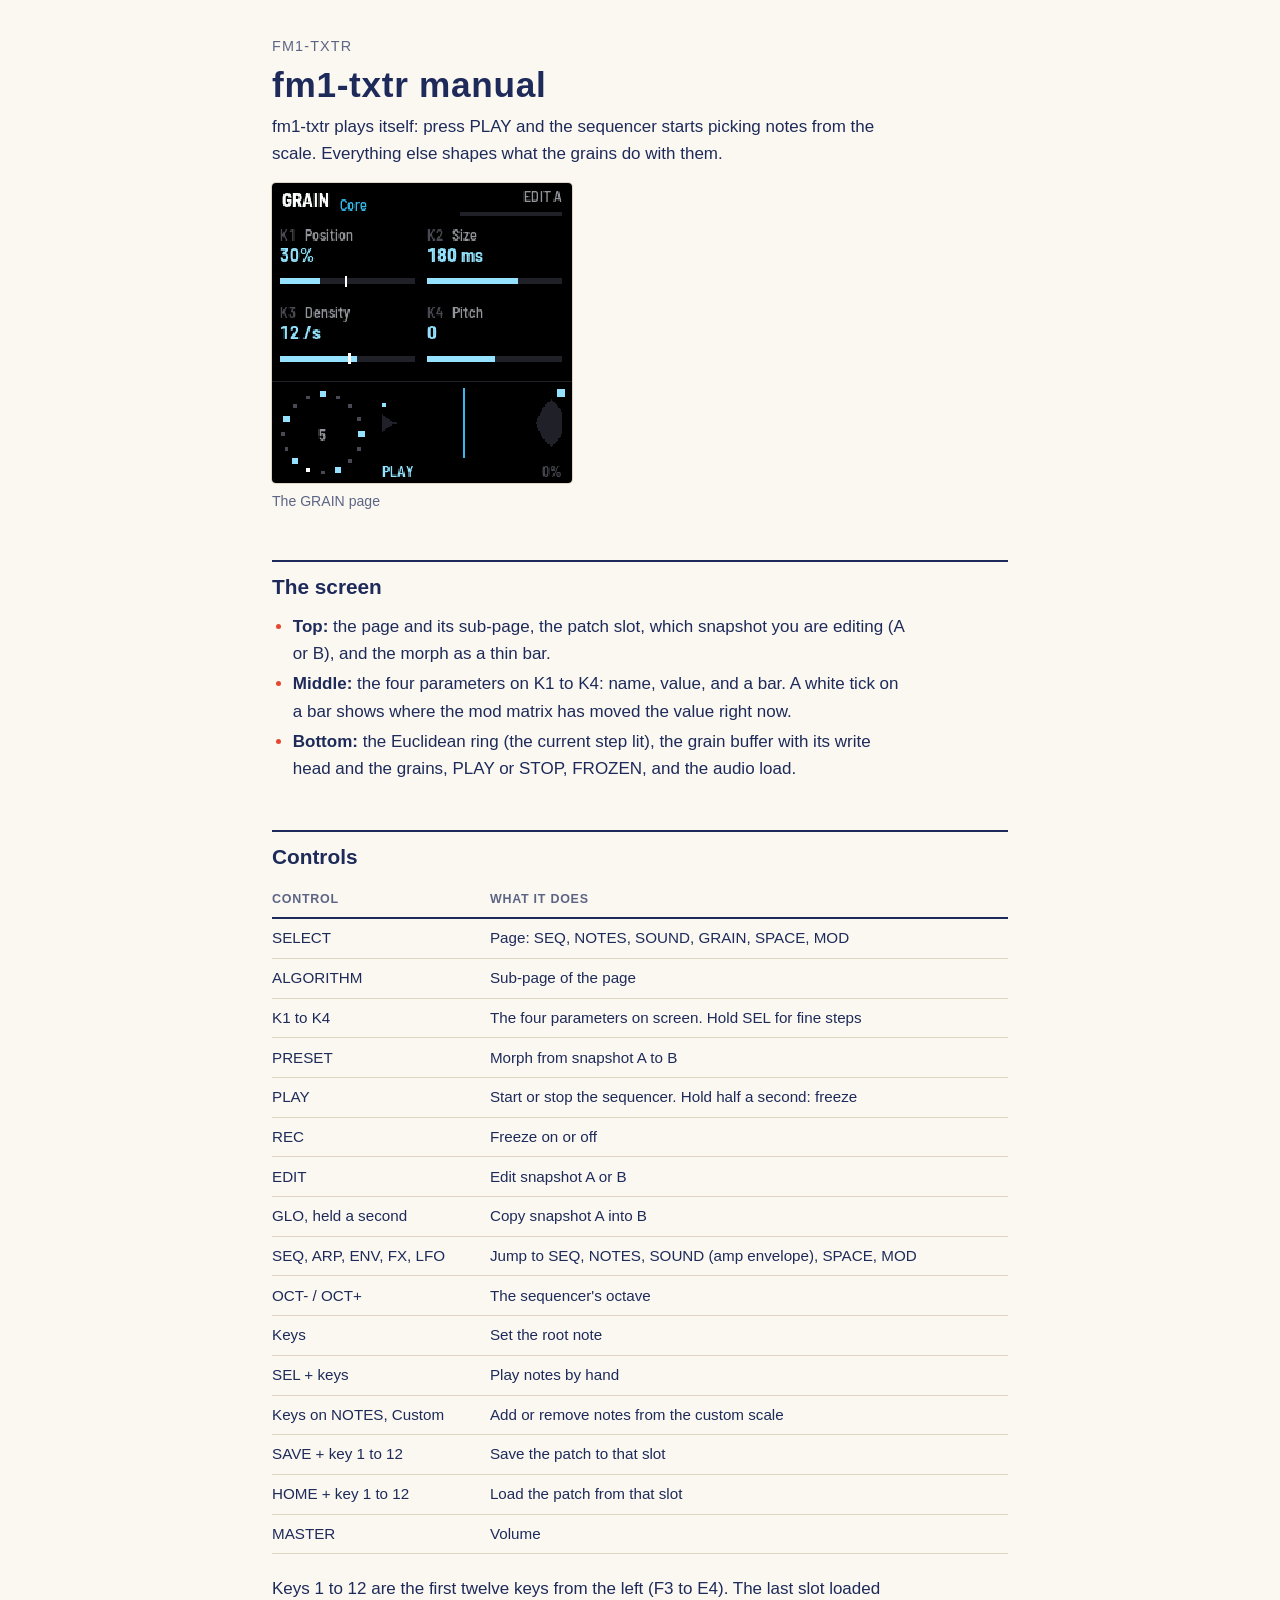
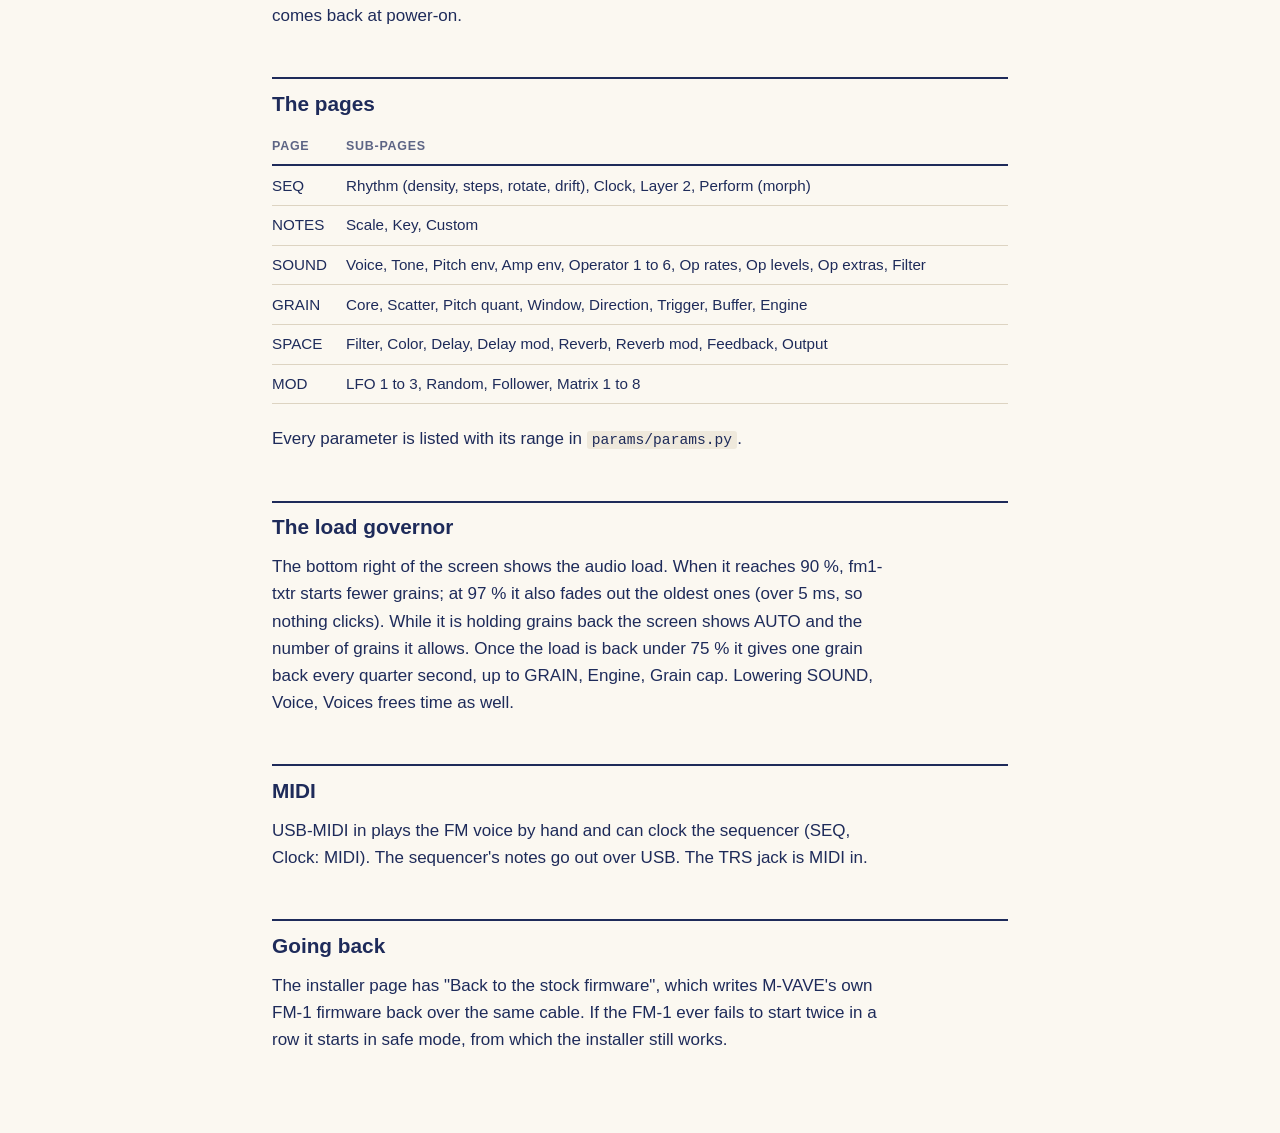
<file: manual/index.html>
<!doctype html>
<html lang="en">
<head>
<meta charset="utf-8">
<meta name="viewport" content="width=device-width, initial-scale=1">
<title>fm1-txtr: fm1-txtr manual</title>
<meta name="description" content="fm1-txtr manual for fm1-txtr, a firmware for the M-VAVE FM-1.">
<style>
/* paper and ink: warm white paper, ink-blue type, vermilion for what is played, mustard for asides; a shade of the
   paper for code and callouts (CTL-1's; a firmware may restyle its site) */
:root {
  --paper: #fbf8f1; --sheet: #efe9dc; --rule: #ddd4c2; --ink: #1e2b5a; --muted: #5d6585;
  --hot: #e5482e; --hot-t: #f8d3c9; --cool: #d9a21b; --cool-t: #f5e4b8;
  --hot-ink: #c23a22;                                 /* the vermilion as text: 4.5:1 on the paper */
  color-scheme: light;
}
body {
  background: var(--paper); color: var(--ink); margin: 0;
  font: 400 17px/1.6 "Helvetica Neue", Helvetica, Arial, sans-serif;
  padding-inline: 16px; padding-block: 32px 64px;
}
main { max-width: 46rem; margin: 0 auto; }
.page > .site { max-width: 46rem; margin-inline: auto; }
main:focus { outline: none; }
h1, h2, h3 { font-family: inherit; text-wrap: balance; line-height: 1.2; }
h1 { font-size: 2.2rem; font-weight: 700; margin: 0 0 .4rem; letter-spacing: .02em; }
h2 { font-size: 1.3rem; font-weight: 700; margin: 3rem 0 .8rem; padding-top: .8rem; border-top: 2px solid var(--ink); }
h2 .num { color: var(--hot); margin-right: .5em; font-variant-numeric: tabular-nums; }
h3 { font-size: 1.1rem; font-weight: 700; margin: 2rem 0 .5rem; }
p, li { max-width: 65ch; }
p { margin: 0 0 1rem; }
ul, ol { padding-left: 1.3rem; margin: 0 0 1rem; }
li { margin: .2rem 0; }
li::marker { color: var(--hot); }
strong { font-weight: 700; }
a { color: var(--ink); text-decoration-color: var(--hot); text-decoration-thickness: 2px; text-underline-offset: 3px; }
a:hover { background: var(--hot-t); }
:focus-visible { outline: 3px solid var(--hot-ink); outline-offset: 2px; }
.skip { position: absolute; left: 16px; top: -100px; background: var(--ink); color: var(--paper); padding: 8px 14px; border-radius: 0 0 6px 6px; z-index: 1; }
.skip:focus { top: 0; }
code, pre { font-family: ui-monospace, Menlo, Consolas, monospace; font-size: .86em; }
code { background: var(--sheet); padding: .08em .35em; border-radius: 3px; }
pre { background: var(--sheet); border-radius: 6px; padding: 14px 16px; overflow-x: auto; line-height: 1.45; margin: 0 0 1.2rem; }
pre code { background: none; padding: 0; font-size: inherit; }
hr { display: none; }
.table { overflow-x: auto; margin: 0 0 1.3rem; }
table { border-collapse: collapse; width: 100%; font-size: .95rem; font-variant-numeric: tabular-nums; }
th, td { text-align: left; vertical-align: top; padding: .45rem .7rem .45rem 0; border-bottom: 1px solid var(--rule); }
th { font-weight: 700; text-transform: uppercase; letter-spacing: .06em; font-size: .78rem; color: var(--muted); border-bottom: 2px solid var(--ink); }
td:first-child { white-space: nowrap; }
.lede { margin-bottom: 1.6rem; }
.status { background: var(--sheet); border-radius: 6px; padding: 12px 16px; }
.status p { margin: 0; }
.site { display: flex; flex-wrap: wrap; align-items: baseline; gap: .3rem 1.2rem; margin: 0 0 1.6rem; padding-bottom: .5rem; border-bottom: 2px solid var(--ink); }
.site .home { font-size: 1.1rem; font-weight: 700; letter-spacing: .04em; color: var(--ink); text-decoration: none; }
.site .home:hover { color: var(--hot-ink); background: none; }
.site nav { margin-left: auto; display: flex; flex-wrap: wrap; gap: .2rem 1rem; font-size: .92rem; }
.site nav a { color: var(--ink); text-underline-offset: 3px; }
.site nav a[aria-current] { text-decoration: none; color: var(--hot-ink); }
a.home { color: inherit; text-decoration: none; }
a.home:hover { background: none; color: var(--hot-ink); }
main > a.home { display: inline-block; font-size: .9rem; letter-spacing: .08em; text-transform: uppercase; color: var(--muted); margin: 0 0 .4rem; }
.callout { border-left: 4px solid var(--cool); background: var(--cool-t); padding: 10px 16px; margin: 0 0 1.2rem; max-width: 65ch; border-radius: 0 6px 6px 0; }
.callout p { margin: 0; }
details { background: var(--sheet); border-radius: 6px; padding: 0 16px; margin: 0 0 1.2rem; }
details > summary { cursor: pointer; padding: 10px 0; }
details[open] > summary { margin-bottom: .4rem; }
details > :last-child { margin-bottom: 1rem; }
.swatch { display: inline-block; width: .7em; height: .7em; margin-right: .4em; vertical-align: .02em; }
nav.contents ol { columns: 2 14rem; column-gap: 2rem; padding-left: 1.3rem; }
.figs { display: flex; flex-wrap: wrap; gap: 20px; margin: .4rem 0 1.6rem; }
figure { margin: 0; flex: 0 1 auto; }
figure img { display: block; max-width: 100%; height: auto; }
figure.shot img { width: 300px; image-rendering: pixelated; border-radius: 4px; box-shadow: 0 0 0 1px var(--rule); }
figure.wide { flex-basis: 100%; }
figure.wide img { width: 100%; }
figcaption { color: var(--muted); font-size: .88rem; margin-top: .4rem; max-width: 300px; }
figure.wide figcaption { max-width: none; }
nav.contents li { break-inside: avoid; }
@media (prefers-reduced-motion: no-preference) { html { scroll-behavior: smooth; } }
</style>
</head>
<body>
<a class="skip" href="#content">Skip to content</a>
<div class="page">
<main id="content" tabindex="-1">
<a class="home" href="../">fm1-txtr</a>
<h1>fm1-txtr manual</h1>
<p>fm1-txtr plays itself: press PLAY and the sequencer starts picking notes from the scale. Everything else shapes what the grains do with them.</p>
<div class="figs"><figure class="shot"><img src="img/screen-grain.png" alt="The GRAIN page: Position, Size, Density and Pitch on the four knobs" loading="lazy"><figcaption>The GRAIN page</figcaption></figure></div>
<h2 id="the-screen">The screen</h2>
<ul><li><strong>Top:</strong> the page and its sub-page, the patch slot, which snapshot you are editing (A or B), and the morph as a thin bar.</li><li><strong>Middle:</strong> the four parameters on K1 to K4: name, value, and a bar. A white tick on a bar shows where the mod matrix has moved the value right now.</li><li><strong>Bottom:</strong> the Euclidean ring (the current step lit), the grain buffer with its write head and the grains, PLAY or STOP, FROZEN, and the audio load.</li></ul>
<h2 id="controls">Controls</h2>
<div class="table" tabindex="0" role="region" aria-label="Table: Controls (Control, What it does)"><table><thead><tr><th>Control</th><th>What it does</th></tr></thead><tbody><tr><td>SELECT</td><td>Page: SEQ, NOTES, SOUND, GRAIN, SPACE, MOD</td></tr><tr><td>ALGORITHM</td><td>Sub-page of the page</td></tr><tr><td>K1 to K4</td><td>The four parameters on screen. Hold SEL for fine steps</td></tr><tr><td>PRESET</td><td>Morph from snapshot A to B</td></tr><tr><td>PLAY</td><td>Start or stop the sequencer. Hold half a second: freeze</td></tr><tr><td>REC</td><td>Freeze on or off</td></tr><tr><td>EDIT</td><td>Edit snapshot A or B</td></tr><tr><td>GLO, held a second</td><td>Copy snapshot A into B</td></tr><tr><td>SEQ, ARP, ENV, FX, LFO</td><td>Jump to SEQ, NOTES, SOUND (amp envelope), SPACE, MOD</td></tr><tr><td>OCT- / OCT+</td><td>The sequencer's octave</td></tr><tr><td>Keys</td><td>Set the root note</td></tr><tr><td>SEL + keys</td><td>Play notes by hand</td></tr><tr><td>Keys on NOTES, Custom</td><td>Add or remove notes from the custom scale</td></tr><tr><td>SAVE + key 1 to 12</td><td>Save the patch to that slot</td></tr><tr><td>HOME + key 1 to 12</td><td>Load the patch from that slot</td></tr><tr><td>MASTER</td><td>Volume</td></tr></tbody></table></div>
<p>Keys 1 to 12 are the first twelve keys from the left (F3 to E4). The last slot loaded comes back at power-on.</p>
<h2 id="the-pages">The pages</h2>
<div class="table" tabindex="0" role="region" aria-label="Table: The pages (Page, Sub-pages)"><table><thead><tr><th>Page</th><th>Sub-pages</th></tr></thead><tbody><tr><td>SEQ</td><td>Rhythm (density, steps, rotate, drift), Clock, Layer 2, Perform (morph)</td></tr><tr><td>NOTES</td><td>Scale, Key, Custom</td></tr><tr><td>SOUND</td><td>Voice, Tone, Pitch env, Amp env, Operator 1 to 6, Op rates, Op levels, Op extras, Filter</td></tr><tr><td>GRAIN</td><td>Core, Scatter, Pitch quant, Window, Direction, Trigger, Buffer, Engine</td></tr><tr><td>SPACE</td><td>Filter, Color, Delay, Delay mod, Reverb, Reverb mod, Feedback, Output</td></tr><tr><td>MOD</td><td>LFO 1 to 3, Random, Follower, Matrix 1 to 8</td></tr></tbody></table></div>
<p>Every parameter is listed with its range in <code>params/params.py</code>.</p>
<h2 id="the-load-governor">The load governor</h2>
<p>The bottom right of the screen shows the audio load. When it reaches 90 %, fm1-txtr starts fewer grains; at 97 % it also fades out the oldest ones (over 5 ms, so nothing clicks). While it is holding grains back the screen shows AUTO and the number of grains it allows. Once the load is back under 75 % it gives one grain back every quarter second, up to GRAIN, Engine, Grain cap. Lowering SOUND, Voice, Voices frees time as well.</p>
<h2 id="midi">MIDI</h2>
<p>USB-MIDI in plays the FM voice by hand and can clock the sequencer (SEQ, Clock: MIDI). The sequencer's notes go out over USB. The TRS jack is MIDI in.</p>
<h2 id="going-back">Going back</h2>
<p>The installer page has "Back to the stock firmware", which writes M-VAVE's own FM-1 firmware back over the same cable. If the FM-1 ever fails to start twice in a row it starts in safe mode, from which the installer still works.</p>
</main>
</div>
</body>
</html>
</file>
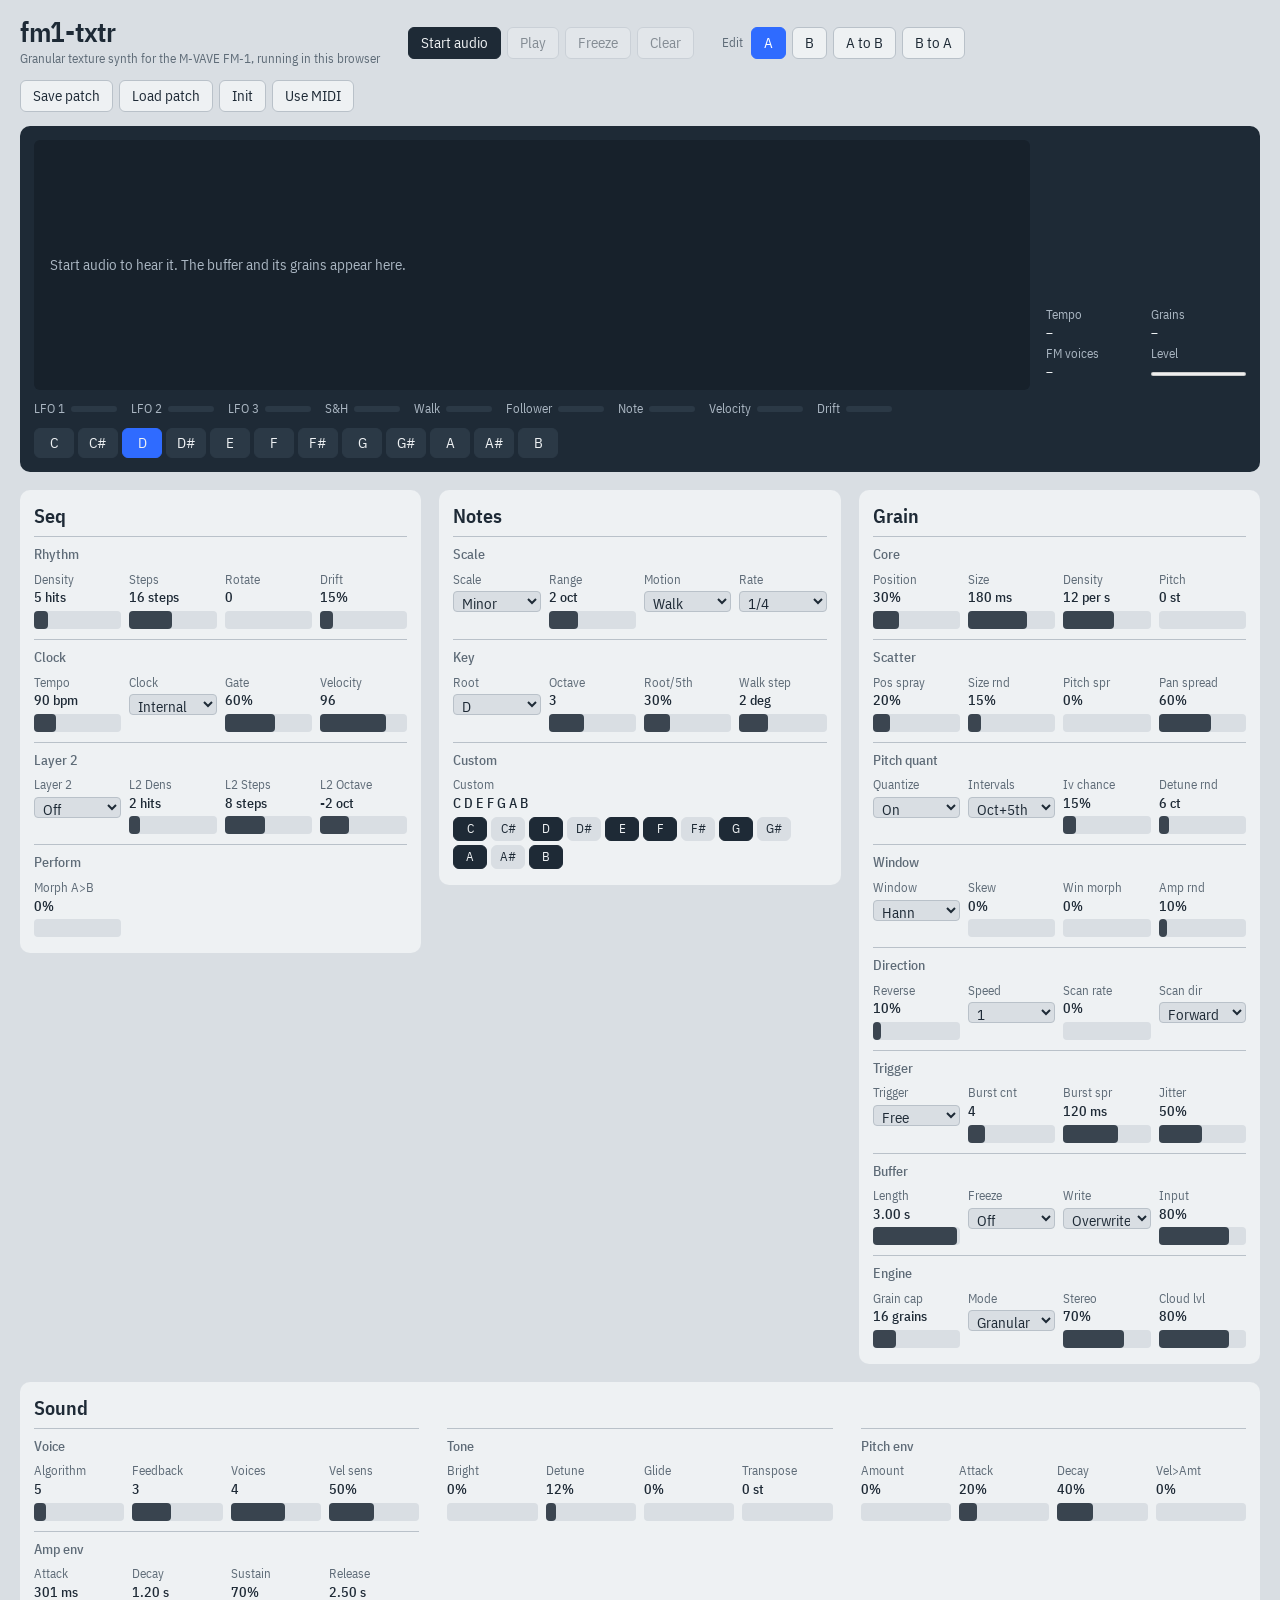
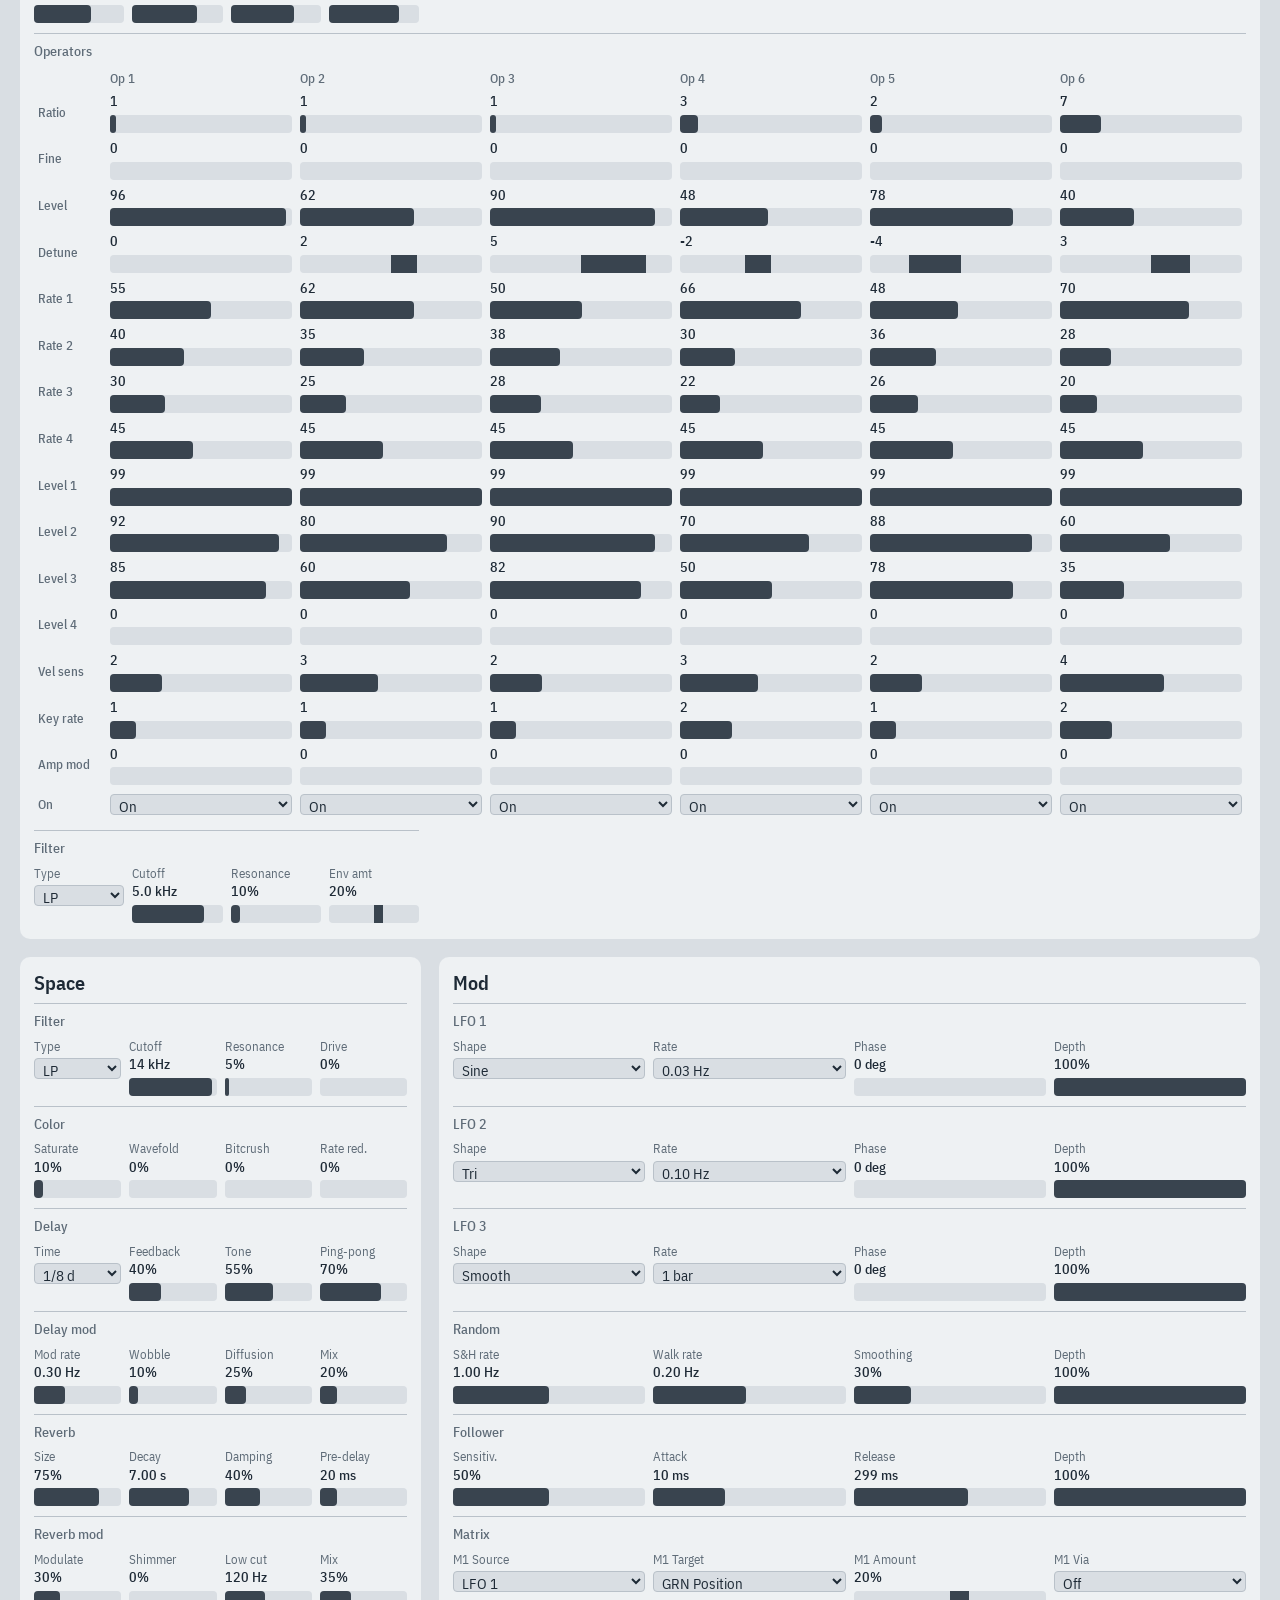
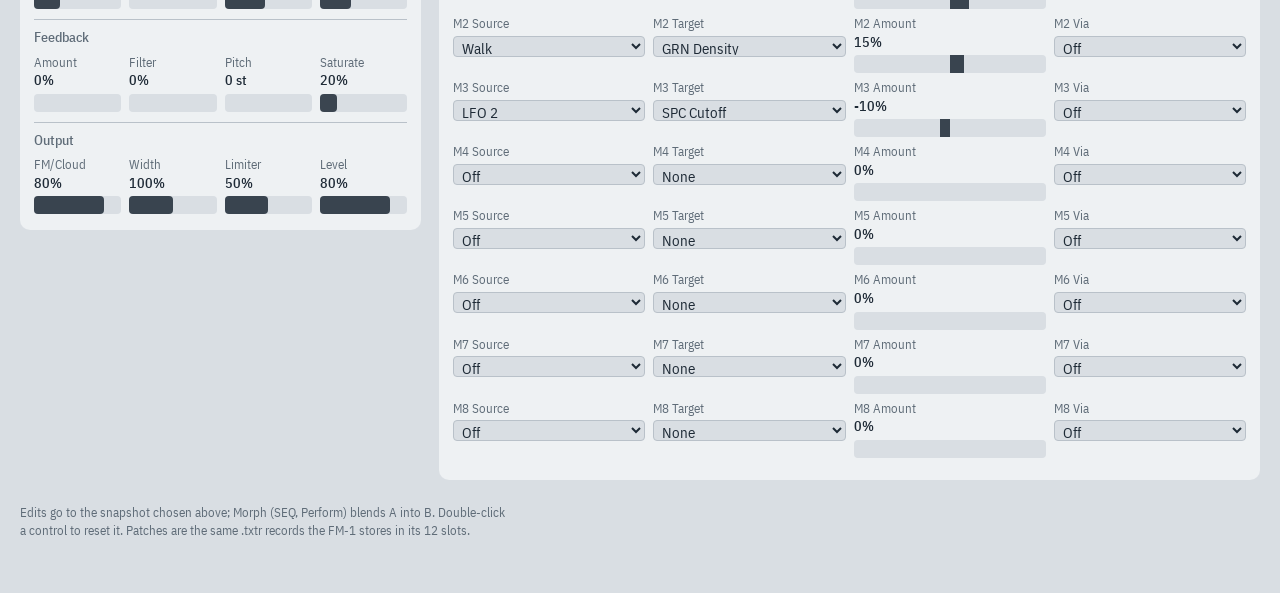
<file: web/index.html>
<!doctype html>
<html lang="en">
<head>
<meta charset="utf-8">
<meta name="viewport" content="width=device-width, initial-scale=1">
<title>fm1-txtr control</title>
<link rel="preconnect" href="https://fonts.googleapis.com">
<link href="https://fonts.googleapis.com/css2?family=IBM+Plex+Sans+Condensed:wght@400;500;600&display=swap" rel="stylesheet">
<link rel="stylesheet" href="style.css">
</head>
<body>
<header class="top">
  <div class="brand">
    <h1>fm1-txtr</h1>
    <p id="engine-note">Granular texture synth for the M-VAVE FM-1, running in this browser</p>
  </div>
  <div class="transport">
    <button id="start" class="primary">Start audio</button>
    <button id="play" disabled aria-pressed="false">Play</button>
    <button id="freeze" disabled aria-pressed="false">Freeze</button>
    <button id="panic" disabled title="Stop all sound and clear the buffer and effects">Clear</button>
  </div>
  <div class="snapshots" role="group" aria-label="Snapshot being edited">
    <span class="lbl">Edit</span>
    <button data-snap="0" aria-pressed="true">A</button>
    <button data-snap="1" aria-pressed="false">B</button>
    <button id="copy-ab" title="Copy snapshot A into B">A to B</button>
    <button id="copy-ba" title="Copy snapshot B into A">B to A</button>
  </div>
  <div class="patches">
    <button id="save">Save patch</button>
    <label class="file">Load patch<input id="load" type="file" accept=".txtr"></label>
    <button id="init" title="Every parameter back to its default">Init</button>
    <button id="midi" title="Play the engine from MIDI inputs and send its notes to MIDI outputs">Use MIDI</button>
  </div>
</header>

<section class="live" aria-label="Live view">
  <canvas id="cloud" height="250"></canvas>
  <div class="live-side">
    <canvas id="ring" width="160" height="160"></canvas>
    <dl class="readout">
      <div><dt>Tempo</dt><dd id="r-bpm">–</dd></div>
      <div><dt>Grains</dt><dd id="r-grains">–</dd></div>
      <div><dt>FM voices</dt><dd id="r-voices">–</dd></div>
      <div><dt>Level</dt><dd><meter id="r-level" min="0" max="1" value="0"></meter></dd></div>
    </dl>
  </div>
  <div class="mods" id="mods"></div>
  <div class="roots" id="roots" role="group" aria-label="Root note"></div>
</section>

<main id="pages"></main>

<footer>
  <p>Edits go to the snapshot chosen above; Morph (SEQ, Perform) blends A into B. Double-click a control to reset it.
  Patches are the same .txtr records the FM-1 stores in its 12 slots.</p>
</footer>
<script type="module" src="app.js"></script>
</body>
</html>
</file>
<file: web/style.css>
/* SPDX-License-Identifier: GPL-3.0-or-later */
:root {
  --panel: #d9dee3;      /* aluminium */
  --surface: #eef1f3;
  --ink: #1e2a36;
  --muted: #5f6c78;
  --rule: #b9c1c9;
  --signal: #2f6bff;     /* live values, grains */
  --hot: #e2ad00;        /* write head, freeze */
  --font: "IBM Plex Sans Condensed", "Arial Narrow", system-ui, sans-serif;
}
* { box-sizing: border-box; }
html { background: var(--panel); color: var(--ink); font: 15px/1.4 var(--font); font-variant-numeric: tabular-nums; }
body { margin: 0; padding: 0 20px 40px; max-width: 1500px; margin-inline: auto; }
button, select, input { font: inherit; color: inherit; }
:focus-visible { outline: 2px solid var(--signal); outline-offset: 2px; }

/* header */
.top { display: flex; flex-wrap: wrap; gap: 12px 28px; align-items: center; padding: 18px 0 14px; }
.brand h1 { margin: 0; font-size: 28px; font-weight: 600; letter-spacing: -0.01em; line-height: 1; }
.brand p { margin: 4px 0 0; color: var(--muted); font-size: 13px; }
.transport, .snapshots, .patches { display: flex; gap: 6px; align-items: center; flex-wrap: wrap; }
.lbl { color: var(--muted); font-size: 13px; margin-right: 2px; }
button, .file {
  background: var(--surface); border: 1px solid var(--rule); border-radius: 6px;
  padding: 6px 12px; cursor: pointer; line-height: 1.2;
}
button:hover:not(:disabled), .file:hover { border-color: var(--muted); }
button:disabled { opacity: 0.45; cursor: default; }
button.primary { background: var(--ink); color: var(--surface); border-color: var(--ink); }
button[aria-pressed="true"] { background: var(--signal); border-color: var(--signal); color: #fff; }
#freeze[aria-pressed="true"] { background: var(--hot); border-color: var(--hot); color: var(--ink); }
.file { position: relative; display: inline-block; }
.file input { position: absolute; inset: 0; opacity: 0; cursor: pointer; }

/* live view */
.live {
  display: grid; grid-template-columns: 1fr 200px; gap: 10px 16px;
  background: var(--ink); border-radius: 10px; padding: 14px; color: var(--surface);
}
#cloud { width: 100%; height: 250px; display: block; border-radius: 6px; background: #17212b; }
.live-side { display: flex; flex-direction: column; gap: 6px; }
#ring { width: 160px; height: 160px; align-self: center; }
.readout { margin: 0; display: grid; grid-template-columns: 1fr 1fr; gap: 2px 10px; font-size: 13px; }
.readout dt { color: #aab6c2; }
.readout dd { margin: 0; font-weight: 500; }
.readout meter { width: 100%; height: 8px; }
.mods, .roots { grid-column: 1 / -1; }
.mods { display: flex; gap: 14px; flex-wrap: wrap; font-size: 13px; color: #aab6c2; }
.mods span { display: inline-flex; align-items: center; gap: 6px; }
.mods i { display: inline-block; width: 46px; height: 6px; background: #2b3946; border-radius: 3px; position: relative; overflow: hidden; }
.mods i b { position: absolute; top: 0; bottom: 0; background: var(--signal); }
.roots { display: flex; gap: 4px; flex-wrap: wrap; }
.roots button { background: #2b3946; border-color: #2b3946; color: var(--surface); min-width: 40px; padding: 5px 8px; }
.roots button[aria-pressed="true"] { background: var(--signal); border-color: var(--signal); }
.live-stats { font-size: 13px; color: #aab6c2; display: flex; gap: 16px; }

/* pages */
#pages { display: grid; grid-template-columns: repeat(auto-fill, minmax(340px, 1fr)); grid-auto-flow: row dense; gap: 18px; margin-top: 18px; align-items: start; }
.page { background: var(--surface); border-radius: 10px; padding: 12px 14px 6px; }
.page.wide { grid-column: 1 / -1; display: grid; grid-template-columns: repeat(auto-fill, minmax(320px, 1fr)); column-gap: 28px; }
.page.wide > h2, .page.wide > .ops-sub { grid-column: 1 / -1; }
.page.double { grid-column: span 2; }
.page.double .sub:last-child .knobs { margin-bottom: 4px; }
.page h2 { margin: 0 0 6px; font-size: 20px; font-weight: 600; }
.sub { border-top: 1px solid var(--rule); padding: 8px 0 10px; }
.sub h3 { margin: 0 0 6px; font-size: 14px; font-weight: 500; color: var(--muted); }
.knobs { display: grid; grid-template-columns: repeat(4, minmax(0, 1fr)); gap: 8px; }

/* a control: label, value, bar */
.ctl { min-width: 0; }
.ctl .name { font-size: 12.5px; color: var(--muted); white-space: nowrap; overflow: hidden; text-overflow: ellipsis; }
.ctl .val { font-size: 14px; font-weight: 500; white-space: nowrap; overflow: hidden; text-overflow: ellipsis; }
.bar {
  position: relative; height: 18px; margin-top: 3px; border-radius: 4px; background: var(--panel);
  cursor: ew-resize; touch-action: none;
}
.bar .fill { position: absolute; left: 0; top: 0; bottom: 0; background: var(--ink); border-radius: 4px; opacity: 0.85; }
.bar.bip .fill { border-radius: 0; }
.bar .mod { position: absolute; top: -2px; bottom: -2px; width: 2px; background: var(--signal); display: none; }
.bar.modded .mod { display: block; }
.ctl select { width: 100%; margin-top: 3px; padding: 1px 4px; height: 21px; border: 1px solid var(--rule); border-radius: 4px; background: var(--panel); }
.ctl.b-diff .val::after { content: " (B differs)"; color: var(--signal); font-weight: 400; }

/* operators: a 6-column table */
.ops { width: 100%; border-collapse: collapse; table-layout: fixed; }
.ops th { font-size: 12.5px; font-weight: 500; color: var(--muted); text-align: left; padding: 2px 4px; }
.ops th:first-child { width: 72px; }
.ops td { padding: 3px 4px; }
.ops .ctl .name { display: none; }

.mask { display: flex; flex-wrap: wrap; gap: 4px; margin-top: 4px; }
.mask button { min-width: 34px; padding: 3px 6px; font-size: 13px; background: var(--panel); border-color: var(--panel); }
.mask button[aria-pressed="true"] { background: var(--ink); border-color: var(--ink); color: var(--surface); }

footer { color: var(--muted); font-size: 13px; margin-top: 24px; max-width: 70ch; }

@media (max-width: 760px) {
  .page.double { grid-column: 1 / -1; }
  .live { grid-template-columns: 1fr; }
  .live-side { justify-items: center; }
  .knobs { grid-template-columns: repeat(2, minmax(0, 1fr)); }
  .ops { font-size: 12px; }
  .ops th:first-child { width: 56px; }
}
@media (prefers-reduced-motion: reduce) { * { transition: none !important; } }
</file>
